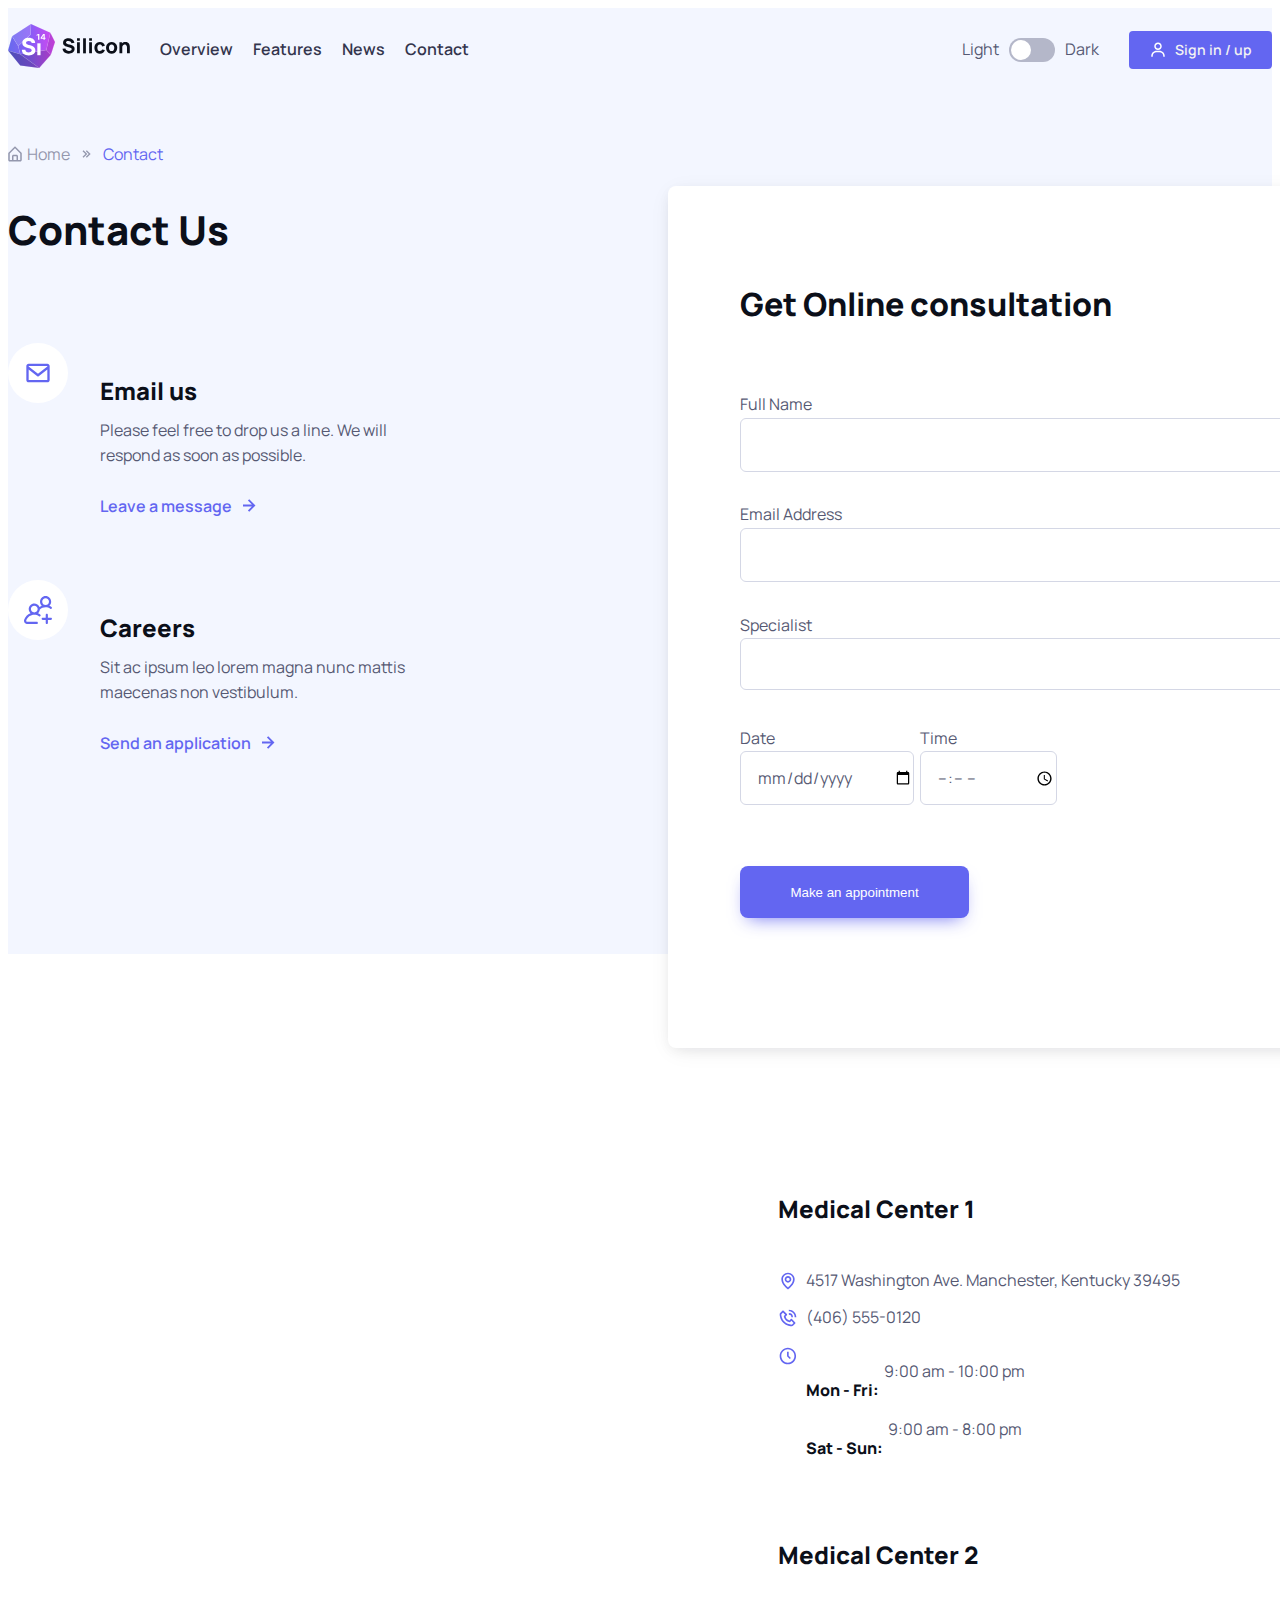
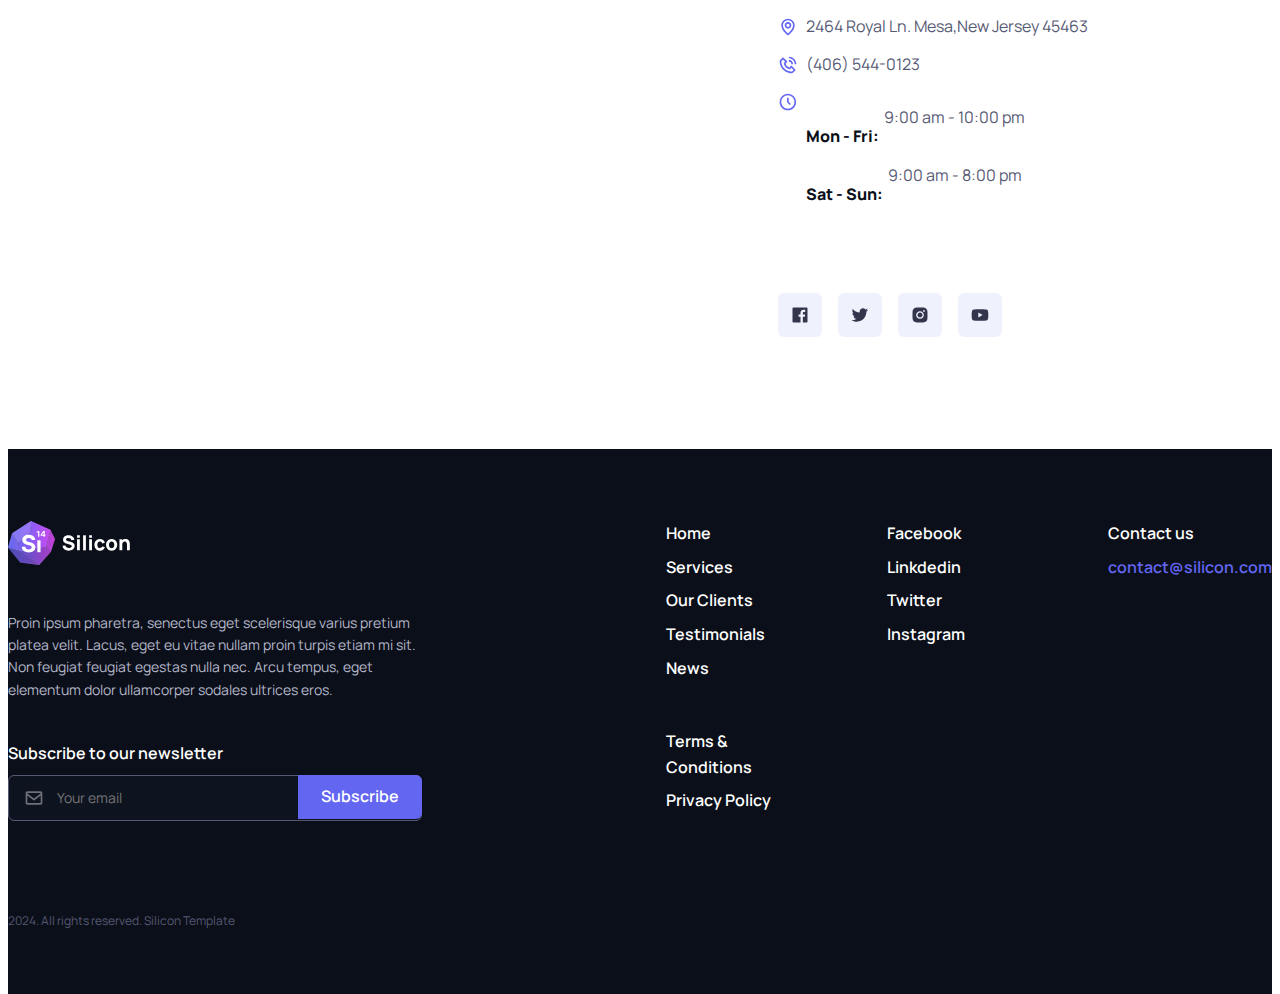
<file: contact.html>
<!DOCTYPE html>
<html lang="sv-se">
  <head>
    <meta charset="UTF-8" />
    <meta name="viewport" content="width=device-width, initial-scale=1.0" />
    <link
      href="https://cdn.jsdelivr.net/npm/bootstrap@5.3.2/dist/css/bootstrap.min.css"
      rel="stylesheet"
      integrity="sha384-T3c6CoIi6uLrA9TneNEoa7RxnatzjcDSCmG1MXxSR1GAsXEV/Dwwykc2MPK8M2HN"
      crossorigin="anonymous"
    />
    <script
      defer
      src="https://cdn.jsdelivr.net/npm/bootstrap@5.3.2/dist/js/bootstrap.bundle.min.js"
      integrity="sha384-C6RzsynM9kWDrMNeT87bh95OGNyZPhcTNXj1NW7RuBCsyN/o0jlpcV8Qyq46cDfL"
      crossorigin="anonymous"
    ></script>
    <script src="/js/script.js"></script>
    <link href="css/layout.min.css" rel="stylesheet" />
    <title></title>
  </head>
  <body>
    <div class="wrapper">
      <header id="contact-header">
        <div class="container">
          <a id="logo" href="home.html"
            ><img
              src="images/logo/silicon-logo-light_theme.svg"
              alt="silicon logotype"
          /></a>

          <nav id="menu">
            <div class="menu-links">
              <a class="nav-link" href="#showcase">Overview</a>
              <a class="nav-link" href="#features">Features</a>
              <a class="nav-link" href="news.html">News</a>
              <a class="nav-link" href="contact.html">Contact</a>
            </div>
          </nav>

          <div id="theme-mode">
            <div class="theme-switch-wrapper">
              <label for="theme-toggle-switch">Light</label>
              <label class="theme-switch" for="theme-toggle-switch">
                <input type="checkbox" id="theme-toggle-switch" />
                <div class="slider round"></div>
              </label>
              <label for="theme-toggle-switch">Dark</label>
            </div>
          </div>

          <a id="btn-account" class="btn btn-theme" href="#"
            ><img src="images/icons/login_user.svg" alt="user icon" /> Sign in /
            up</a
          >

          <button id="btn-menu" onclick="toggleMenu()">
            <i class="fa-regular fa-bars"></i>
          </button>
        </div>
      </header>
      <main>
        <!-- Contact us -->
        <section id="contact-us">
          <div class="container">
            <div class="full-section">
              <div class="breadcrumb">
                <a class="inactive" href="home.html">
                  <img src="images/icons/home-icon.svg" alt="home" />
                  Home
                </a>
                <img
                  src="images/icons/chevron-right-double.svg"
                  alt="double chevron"
                />
                <a href="contact.html"> Contact </a>
              </div>
              <h1>Contact Us</h1>
              <div class="quick-contact">
                <div class="contact-box">
                  <div class="icon-holder">
                    <img src="images/icons/icon_envelope.svg" alt="Email us" />
                  </div>
                  <div class="content">
                    <h4>Email us</h4>
                    Please feel free to drop us a line. We will respond as soon
                    as possible.
                    <a href="#"
                      >Leave a message
                      <img
                        src="images/icons/arrow_right.svg"
                        alt="Leave a message"
                      />
                    </a>
                  </div>
                </div>
                <div class="contact-box">
                  <div class="icon-holder">
                    <img src="images/icons/icon_careers.svg" alt="Careers" />
                  </div>
                  <div class="content">
                    <h4>Careers</h4>
                    Sit ac ipsum leo lorem magna nunc mattis maecenas non
                    vestibulum.
                    <a href="#"
                      >Send an application
                      <img
                        src="images/icons/arrow_right.svg"
                        alt="Send an application"
                      />
                    </a>
                  </div>
                </div>
              </div>
            </div>
            <div class="consultation">
              <h2>Get Online consultation</h2>
              <form
                novalidate="true"
                action=""
                onsubmit="contactFormHandler(event)"
              >
                <div class="input-group">
                  <label for="#name-field">Full Name</label>
                  <input name="fullName" type="text" id="name-field" />
                  <div class="info-label" id="full-name-info"></div>
                </div>
                <div class="input-group">
                  <label for="#email-field">Email Address</label>
                  <input name="email" type="text" id="email-field" />
                  <div class="info-label" id="email-info"></div>
                </div>

                <div class="input-group">
                  <label for="specialist-field">Specialist</label>
                  <select name="specialist" id="specialist-field">
                    <option value="" selected disabled></option>
                    <!-- Options will be populated here by the JavaScript -->
                  </select>
                  <div class="info-label" id="specialist-info"></div>
                </div>

                <div class="date-time-holder">
                  <div class="date-time">
                    <div class="input-group">
                      <label for="#date-field">Date</label>
                      <input
                        name="date"
                        id="date-field"
                        type="date"
                        id="date-field"
                      />
                    </div>
                    <div class="input-group">
                      <label for="#date-field">Time</label>
                      <input
                        name="time"
                        required="true"
                        type="time"
                        id="time-field"
                      />
                    </div>
                  </div>
                  <div class="info-label" id="date-time-info"></div>
                </div>
                <button type="submit">Make an appointment</button>
              </form>
            </div>
          </div>
        </section>

        <!-- Locations -->
        <section id="locations">
          <div class="container">
            <iframe
              class="map"
              src="https://www.google.com/maps/embed?pb=!1m14!1m12!1m3!1d2663.360765053499!2d24.111132696020984!3d56.9513168416462!2m3!1f0!2f0!3f0!3m2!1i1024!2i768!4f13.1!5e0!3m2!1sen!2sse!4v1710432864769!5m2!1sen!2sse"
              width="636"
              height="540"
              style="border: 0"
              allowfullscreen=""
              loading="lazy"
              referrerpolicy="no-referrer-when-downgrade"
            ></iframe>
            <div class="locations-holder">
              <div class="location">
                <h4>Medical Center 1</h4>
                <div class="content">
                  <img src="images/icons/pin-icon.svg" alt="Location pin" />
                  4517 Washington Ave. Manchester, Kentucky 39495
                </div>
                <div class="content">
                  <img src="images/icons/phone-icon.svg" alt="Phone number" />
                  (406) 555-0120
                </div>
                <div class="content">
                  <img src="images/icons/clock-icon.svg" alt="Business hours" />
                  <div class="business-hours">
                    <div>
                      <h6>Mon - Fri:</h6>
                      9:00 am - 10:00 pm
                    </div>
                    <div>
                      <h6>Sat - Sun:</h6>
                      9:00 am - 8:00 pm
                    </div>
                  </div>
                </div>
              </div>
              <div class="location">
                <h4>Medical Center 2</h4>
                <div class="content">
                  <img src="images/icons/pin-icon.svg" alt="Location pin" />
                  2464 Royal Ln. Mesa,New Jersey 45463
                </div>
                <div class="content">
                  <img src="images/icons/phone-icon.svg" alt="Phone number" />
                  (406) 544-0123
                </div>
                <div class="content">
                  <img src="images/icons/clock-icon.svg" alt="Business hours" />
                  <div class="business-hours">
                    <div>
                      <h6>Mon - Fri:</h6>
                      9:00 am - 10:00 pm
                    </div>
                    <div>
                      <h6>Sat - Sun:</h6>
                      9:00 am - 8:00 pm
                    </div>
                  </div>
                </div>
              </div>
              <div class="social-media">
                <a href="https://www.facebook.com/">
                  <img
                    src="images/icons/Social_media/facebook.svg"
                    alt="Facebook"
                  />
                </a>
                <a href="https://twitter.com/">
                  <img
                    src="images/icons/Social_media/twitter.svg"
                    alt="Twitter"
                  />
                </a>
                <a href="https://www.instagram.com/williamgross.jpg/">
                  <img
                    src="images/icons/Social_media/instagram.svg"
                    alt="Instagram"
                  />
                </a>
                <a href="https://www.youtube.com/">
                  <img
                    src="images/icons/Social_media/youtube.svg"
                    alt="Youtube"
                  />
                </a>
              </div>
            </div>
          </div>
        </section>
      </main>
      <footer id="contact-footer">
        <div class="container">
          <div class="content">
            <a class="logo" href="home.html"
              ><img
                src="images/logo/silicon-logo-dark_theme.svg"
                alt="silicon logotype"
            /></a>
            Proin ipsum pharetra, senectus eget scelerisque varius pretium
            platea velit. Lacus, eget eu vitae nullam proin turpis etiam mi sit.
            Non feugiat feugiat egestas nulla nec. Arcu tempus, eget elementum
            dolor ullamcorper sodales ultrices eros.

            <div class="newsletter">
              <form
                novalidate="true"
                action=""
                onsubmit="newsletterFormHandler(event)"
              >
                <div class="newsletter-box">
                  <label for="newsletter-email-field">Subscribe to our newsletter</label>
                  <div class="input-wrapper">
                    <input name="email" type="text" id="newsletter-email-field" placeholder="Your email" />
                    <img src="images/icons/icon_envelope_gray-600.svg" alt="Envelope" class="envelope-icon">
                  </div>
                  <div class="info-label" id="newsletter-email-info"></div>
                </div>
                <button>Subscribe</button>
              </form>
            </div>            

            <div class="legal">2024. All rights reserved. Silicon Template</div>
          </div>

          <div class="links">
            <div class="link-box">
              <a href="home.html">Home</a>
              <a href="home.html#features">Services</a>
              <a href="home.html#brands">Our Clients</a>
              <a href="home.html#testimonials">Testimonials</a>
              <a class="news" href="#">News</a>
              <a href="#">Terms & Conditions</a>
              <a href="#">Privacy Policy</a>
            </div>
            <div class="link-box">
              <a href="https://www.facebook.com/">Facebook</a>
              <a href="https://www.linkedin.com/">Linkdedin</a>
              <a href="https://twitter.com/">Twitter</a>
              <a href="https://www.instagram.com/williamgross.jpg/"
                >Instagram</a
              >
            </div>
            <div class="contact-us">
              Contact us
              <a href="#">contact@silicon.com</a>
            </div>
          </div>
        </div>
      </footer>
    </div>
    <script>
      const toggleMenu = () => {
        const element = document.getElementById("menu");
        if (element.style.display === "none") {
          element.style.display = "block";
          element.style.color = "#ffffff";
        } else {
          element.style.display = "none";
        }
      };

      document
        .getElementById("theme-toggle-switch")
        .addEventListener("change", function (event) {
          if (event.target.checked) {
            document.body.classList.add("dark-mode");
            document.body.classList.remove("light-mode");
          } else {
            document.body.classList.add("light-mode");
            document.body.classList.remove("dark-mode");
          }
        });
    </script>
  </body>
</html>
</file>
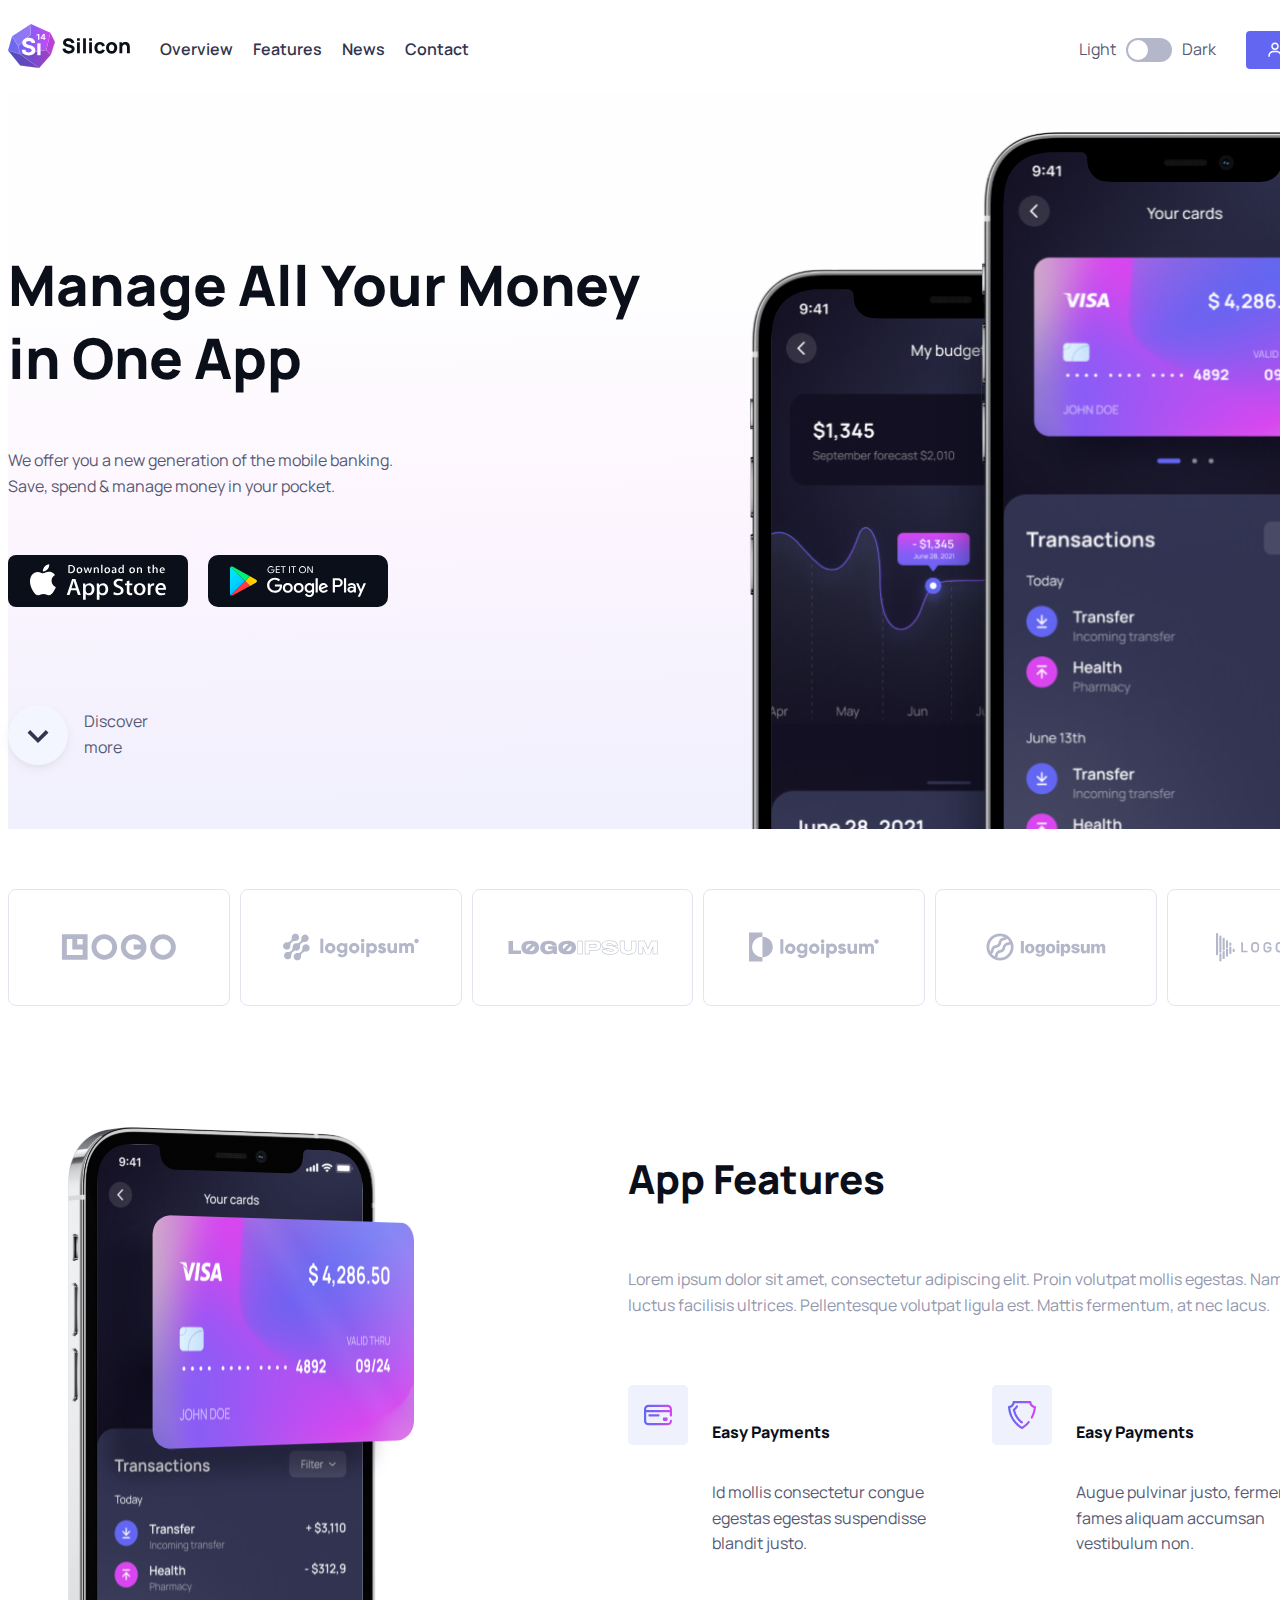
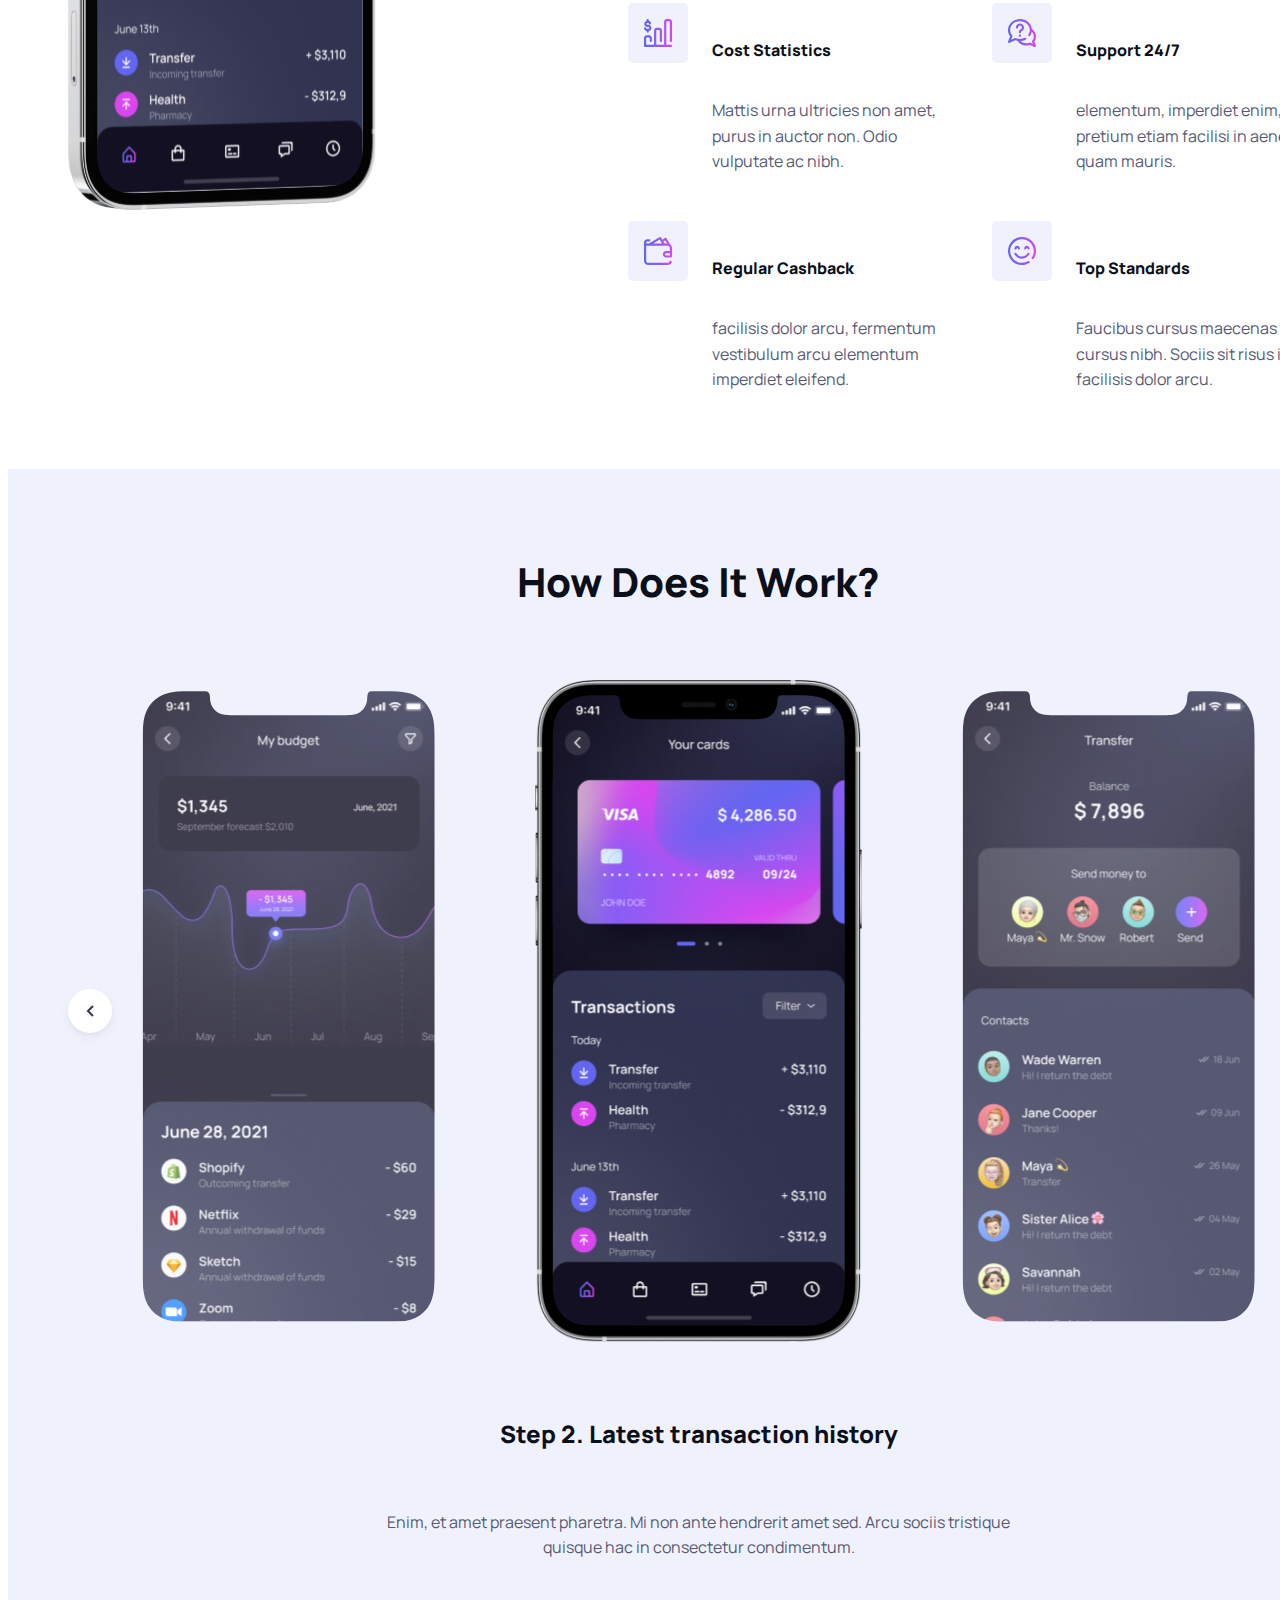
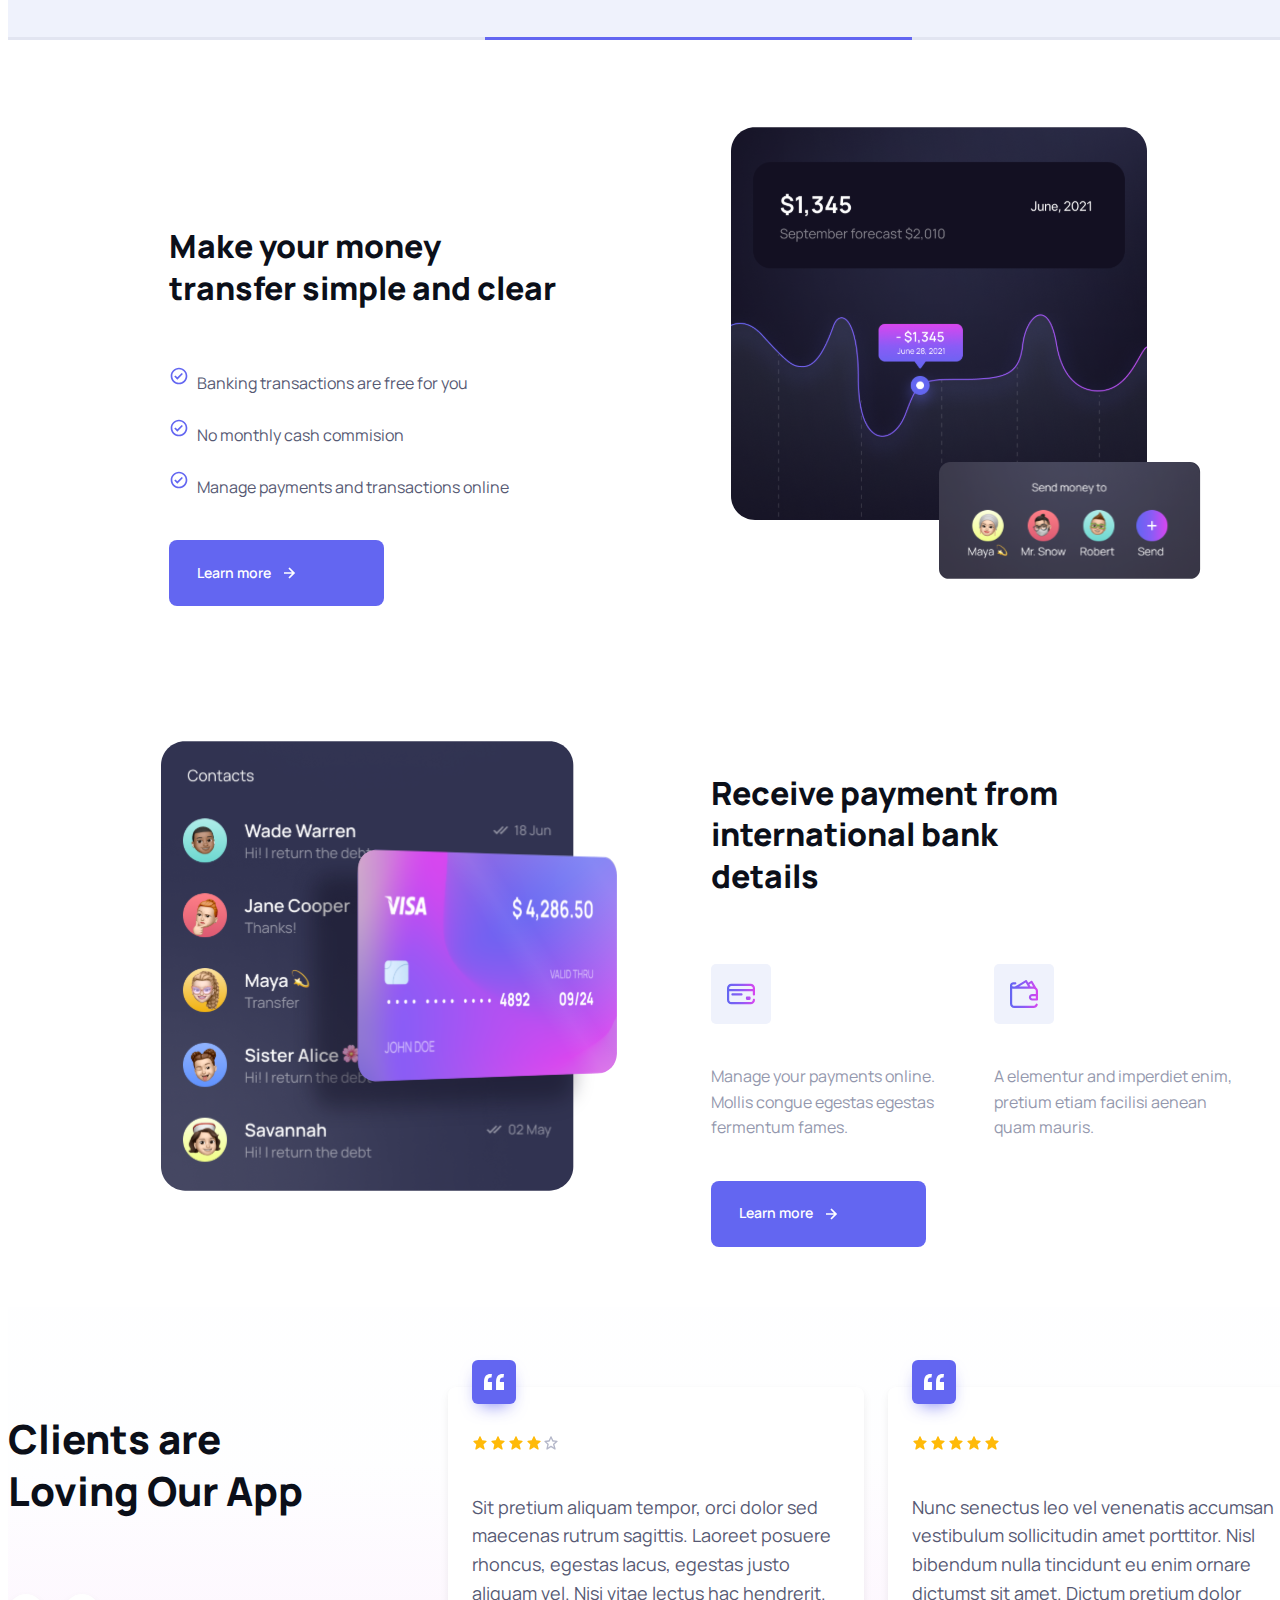
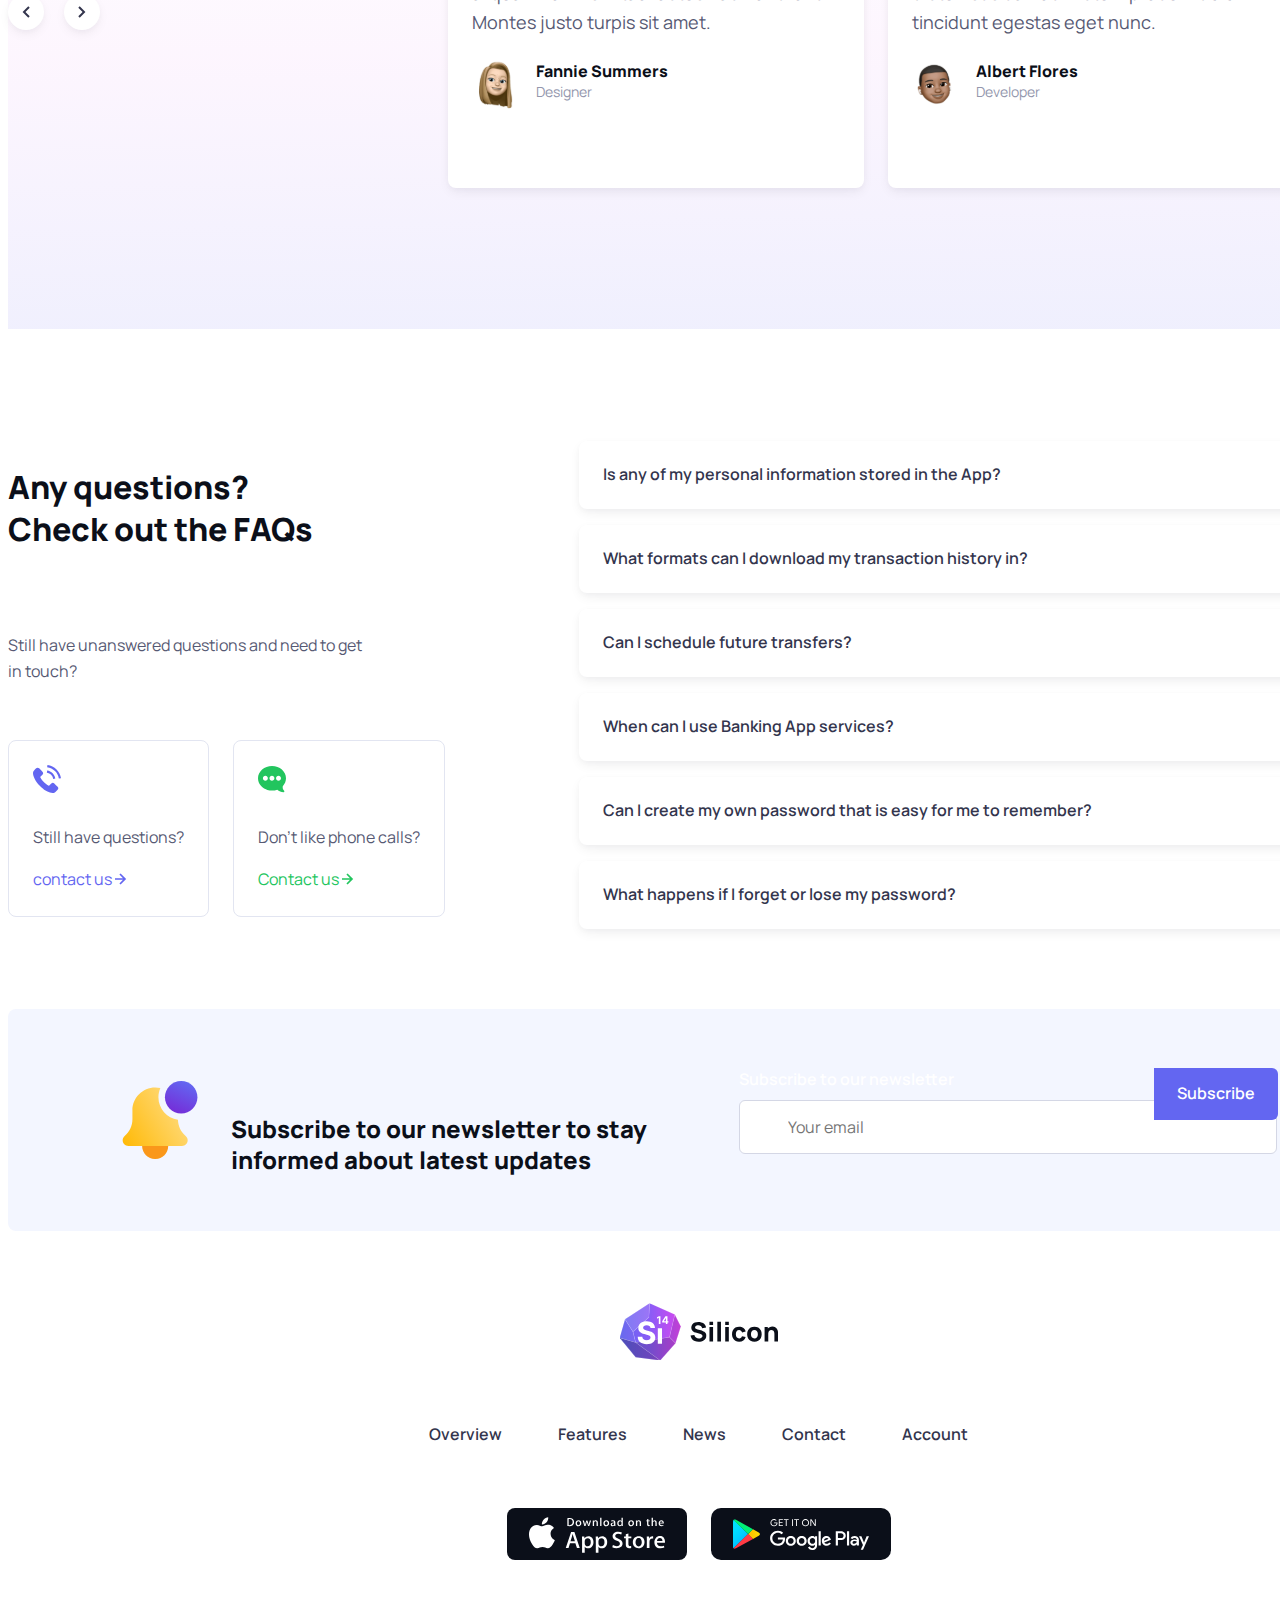
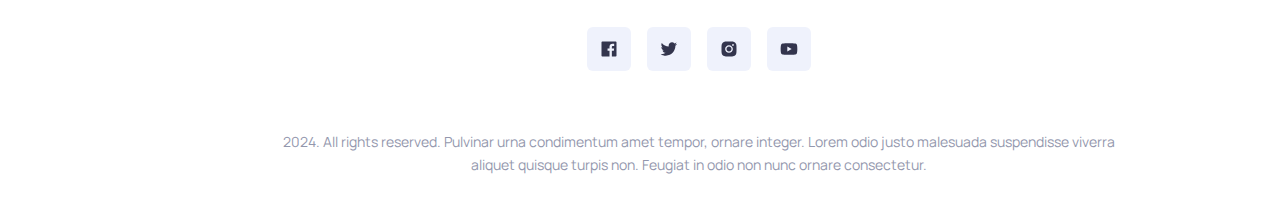
<file: home.html>
<!DOCTYPE html>
<html lang="sv-se">
  <head>
    <meta charset="UTF-8" />
    <meta name="viewport" content="width=device-width, initial-scale=1.0" />
    <link
      href="https://cdn.jsdelivr.net/npm/bootstrap@5.3.2/dist/css/bootstrap.min.css"
      rel="stylesheet"
      integrity="sha384-T3c6CoIi6uLrA9TneNEoa7RxnatzjcDSCmG1MXxSR1GAsXEV/Dwwykc2MPK8M2HN"
      crossorigin="anonymous"
    />
    <script
      defer
      src="https://cdn.jsdelivr.net/npm/bootstrap@5.3.2/dist/js/bootstrap.bundle.min.js"
      integrity="sha384-C6RzsynM9kWDrMNeT87bh95OGNyZPhcTNXj1NW7RuBCsyN/o0jlpcV8Qyq46cDfL"
      crossorigin="anonymous"
    ></script>
    <script src="/js/script.js"></script>
    <link href="css/layout.min.css" rel="stylesheet" />
    <title></title>
  </head>
  <body>
    <div class="wrapper">
      <header id="home-header">
        <div class="container">
          <a id="logo" href="home.html"
            ><img
              src="images/logo/silicon-logo-light_theme.svg"
              alt="silicon logotype"
          /></a>

          <nav id="menu">
            <div class="menu-links">
              <a class="nav-link" href="#showcase">Overview</a>
              <a class="nav-link" href="#features">Features</a>
              <a class="nav-link" href="#">News</a>
              <a class="nav-link" href="contact.html">Contact</a>
            </div>
          </nav>

          <div id="theme-mode">
            <div class="theme-switch-wrapper">
              <label for="theme-toggle-switch">Light</label>
              <label class="theme-switch" for="theme-toggle-switch">
                <input type="checkbox" id="theme-toggle-switch" />
                <div class="slider round"></div>
              </label>
              <label for="theme-toggle-switch">Dark</label>
            </div>
          </div>

          <a id="btn-account" class="btn btn-theme" href="#"
            ><img src="images/icons/login_user.svg" alt="user icon" /> Sign in /
            up</a
          >

          <button id="btn-menu" onclick="toggleMenu()">
            <i class="fa-regular fa-bars"></i>
          </button>
        </div>
      </header>
      <main>
        <!-- showcase -->
        <section id="showcase">
          <div class="container">
            <div class="content">
              <h1>Manage All Your Money in One App</h1>
              <p>
                We offer you a new generation of the mobile banking. Save, spend
                & manage money in your pocket.
              </p>

              <div class="download-app">
                <a class="download-btn" href="https://www.apple.com/app-store/"
                  ><img src="images/appstore.svg" alt="Download on Appstore"
                /></a>
                <a
                  class="download-btn"
                  href="https://play.google.com/store/games?hl=en&gl=US&pli=1"
                  ><img
                    src="images/googleplay.svg"
                    alt="Download on Google Play"
                /></a>
              </div>

              <a class="more" href="#features">
                <div class="arrow-button">
                  <img src="images/icons/chevron-down.svg" alt="open section" />
                </div>
                Discover more</a
              >
            </div>
            <img
              id="showcase-image"
              src="images/showcase-mobiles.svg"
              alt="two mobile phones"
            />
          </div>
        </section>

        <!-- brands -->
        <section id="brands">
          <div class="container">
            <div class="brand-box">
              <img src="images/brands/brand_1.svg" alt="brand 1" />
            </div>
            <div class="brand-box">
              <img src="images/brands/brand_2.svg" alt="brand 2" />
            </div>
            <div class="brand-box">
              <img src="images/brands/brand_3.svg" alt="brand 3" />
            </div>
            <div class="brand-box">
              <img src="images/brands/brand_4.svg" alt="brand 4" />
            </div>
            <div class="brand-box">
              <img src="images/brands/brand_5.svg" alt="brand 5" />
            </div>
            <div class="brand-box">
              <img src="images/brands/brand_6.svg" alt="brand 6" />
            </div>
          </div>
        </section>

        <!-- features -->
        <section id="features">
          <div class="container">
            <div>
              <img src="images/mobile-appfeatures.svg" alt="mobile_features" />
            </div>
            <div class="content">
              <h1>App Features</h1>
              <p class="text">
                Lorem ipsum dolor sit amet, consectetur adipiscing elit. Proin
                volutpat mollis egestas. Nam luctus facilisis ultrices.
                Pellentesque volutpat ligula est. Mattis fermentum, at nec
                lacus.
              </p>
              <div class="feature-holder">
                <div class="feature-box">
                  <div class="icon-holder">
                    <img src="images/icons/feature_1.svg" alt="feature 1" />
                  </div>

                  <div class="feature-text">
                    <h6>Easy Payments</h6>
                    <p>
                      Id mollis consectetur congue egestas egestas suspendisse
                      blandit justo.
                    </p>
                  </div>
                </div>
                <div class="feature-box">
                  <div class="icon-holder">
                    <img src="images/icons/feature_2.svg" alt="feature 2" />
                  </div>

                  <div class="feature-text">
                    <h6>Easy Payments</h6>
                    <p>
                      Augue pulvinar justo, fermentum fames aliquam accumsan
                      vestibulum non.
                    </p>
                  </div>
                </div>
                <div class="feature-box">
                  <div class="icon-holder">
                    <img src="images/icons/feature_3.svg" alt="feature 3" />
                  </div>

                  <div class="feature-text">
                    <h6>Cost Statistics</h6>
                    <p>
                      Mattis urna ultricies non amet, purus in auctor non. Odio
                      vulputate ac nibh.
                    </p>
                  </div>
                </div>

                <div class="feature-box">
                  <div class="icon-holder">
                    <img src="images/icons/feature_4.svg" alt="feature 4" />
                  </div>

                  <div class="feature-text">
                    <h6>Support 24/7</h6>
                    <p>
                      elementum, imperdiet enim, pretium etiam facilisi in
                      aenean quam mauris.
                    </p>
                  </div>
                </div>

                <div class="feature-box">
                  <div class="icon-holder">
                    <img src="images/icons/feature_5.svg" alt="feature 5" />
                  </div>

                  <div class="feature-text">
                    <h6>Regular Cashback</h6>
                    <p>
                      facilisis dolor arcu, fermentum vestibulum arcu elementum
                      imperdiet eleifend.
                    </p>
                  </div>
                </div>

                <div class="feature-box">
                  <div class="icon-holder">
                    <img src="images/icons/feature_6.svg" alt="feature 6" />
                  </div>

                  <div class="feature-text">
                    <h6>Top Standards</h6>
                    <p>
                      Faucibus cursus maecenas lorem cursus nibh. Sociis sit
                      risus id. Sit facilisis dolor arcu.
                    </p>
                  </div>
                </div>
              </div>
            </div>
          </div>
        </section>

        <!-- how does it work -->
        <section id="how-to">
          <div class="container">
            <h1 class="heading">How Does It Work?</h1>
            <div class="carousel">
              <button class="button">
                <img src="images/icons/chevron_left.svg" alt="left arrow" />
              </button>
              <div class="deselected-phone">
                <img src="images/mobile-howdoesitwork_1.svg" alt="how-to 1" />
              </div>
              <div class="selected-phone">
                <img
                  class="phone-image"
                  src="images/iphone_12.svg"
                  alt="iPhone 12"
                />
                <img
                  class="phone-screen"
                  src="images/mobile-howdoesitwork_2.svg"
                  alt="how-to 2"
                />
              </div>
              <div class="deselected-phone">
                <img src="images/mobile-howdoesitwork_3.svg" alt="how-to 3" />
              </div>
              <button class="button">
                <img src="images/icons/chevron_right.svg" alt="right arrow" />
              </button>
            </div>
            <div class="steps">
              <h4>Step 2. Latest transaction history</h4>
              <p class="text">
                Enim, et amet praesent pharetra. Mi non ante hendrerit amet sed.
                Arcu sociis tristique quisque hac in consectetur condimentum.
              </p>
            </div>
          </div>
          <div class="progress">
            <div class="bar"></div>
          </div>
        </section>

        <!-- features two: electric boogaloo -->
        <section id="features-2">
          <div class="container">
            <div class="top">
              <div class="content">
                <h2>Make your money transfer simple and clear</h2>
                <div class="line-holder">
                  <div class="line">
                    <img
                      src="images/icons/bx-check-circle.svg"
                      alt="checkmark"
                    />
                    <p>Banking transactions are free for you</p>
                  </div>
                  <div class="line">
                    <img
                      src="images/icons/bx-check-circle.svg"
                      alt="checkmark"
                    />
                    <p>No monthly cash commision</p>
                  </div>
                  <div class="line">
                    <img
                      src="images/icons/bx-check-circle.svg"
                      alt="checkmark"
                    />
                    <p>Manage payments and transactions online</p>
                  </div>
                </div>
                <a class="learn-more-btn" href="#">
                  Learn more
                  <img src="images/icons/icon-r.svg" alt="Right arrow"
                /></a>
              </div>
              <img src="images/features/feature-1.svg" alt="" />
            </div>
            <div class="bottom">
              <img src="images/features/feature-2.svg" alt="" />
              <div class="content">
                <h2>Receive payment from international bank details</h2>
                <div class="feature-holder">
                  <div class="feature-box">
                    <div class="icon-holder">
                      <img src="images/icons/feature_1.svg" alt="feature 1" />
                    </div>
                    <p>
                      Manage your payments online. Mollis congue egestas egestas
                      fermentum fames.
                    </p>
                  </div>
                  <div class="feature-box">
                    <div class="icon-holder">
                      <img src="images/icons/feature_5.svg" alt="feature 5" />
                    </div>
                    <p>
                      A elementur and imperdiet enim, pretium etiam facilisi
                      aenean quam mauris.
                    </p>
                  </div>
                </div>
                <a class="learn-more-btn" href="#">
                  Learn more
                  <img src="images/icons/icon-r.svg" alt="Right arrow"
                /></a>
              </div>
            </div>
          </div>
        </section>

        <!-- testimonials -->
        <section id="testimonials">
          <div class="container">
            <div class="left-side">
              <h1>Clients are Loving Our App</h1>
              <div class="arrow-buttons">
                <button class="button">
                  <img src="images/icons/chevron_left.svg" alt="left arrow" />
                </button>
                <button class="button">
                  <img src="images/icons/chevron_right.svg" alt="right arrow" />
                </button>
              </div>
            </div>
            <div class="right-side">
              <div class="quote-box">
                <div class="rating-box">
                  <img src="images/icons/star_yellow.svg" alt="yellow star" />
                  <img src="images/icons/star_yellow.svg" alt="yellow star" />
                  <img src="images/icons/star_yellow.svg" alt="yellow star" />
                  <img src="images/icons/star_yellow.svg" alt="yellow star" />
                  <img src="images/icons/star_gray.svg" alt="gray star" />
                </div>
                <p class="quote">
                  Sit pretium aliquam tempor, orci dolor sed maecenas rutrum
                  sagittis. Laoreet posuere rhoncus, egestas lacus, egestas
                  justo aliquam vel. Nisi vitae lectus hac hendrerit. Montes
                  justo turpis sit amet.
                </p>
                <div class="user">
                  <img src="images/icons/user_1.svg" alt="user 1" />
                  <div class="user-info">
                    <h6>Fannie Summers</h6>
                    <p>Designer</p>
                  </div>
                </div>
                <div class="quote-icon">
                  <img src="images/icons/quote.svg" alt="quotation marks" />
                </div>
              </div>
              <div class="quote-box">
                <div class="rating-box">
                  <img src="images/icons/star_yellow.svg" alt="yellow star" />
                  <img src="images/icons/star_yellow.svg" alt="yellow star" />
                  <img src="images/icons/star_yellow.svg" alt="yellow star" />
                  <img src="images/icons/star_yellow.svg" alt="yellow star" />
                  <img src="images/icons/star_yellow.svg" alt="yellow star" />
                </div>
                <p class="quote">
                  Nunc senectus leo vel venenatis accumsan vestibulum
                  sollicitudin amet porttitor. Nisl bibendum nulla tincidunt eu
                  enim ornare dictumst sit amet. Dictum pretium dolor tincidunt
                  egestas eget nunc.
                </p>
                <div class="user">
                  <img src="images/icons/user_2.svg" alt="user 2" />
                  <div class="user-info">
                    <h6>Albert Flores</h6>
                    <p>Developer</p>
                  </div>
                </div>
                <div class="quote-icon">
                  <img src="images/icons/quote.svg" alt="quotation marks" />
                </div>
              </div>
            </div>
          </div>
        </section>

        <!-- faq -->
        <section id="faq">
          <div class="container">
            <div class="left-side">
              <h2>Any questions? Check out the FAQs</h2>
              <p>Still have unanswered questions and need to get in touch?</p>
              <div class="contact-box">
                <div class="call-box">
                  <img src="images/icons/call.svg" alt="Call us" />
                  <p>Still have questions?</p>
                  <a href="contact.html">
                    contact us
                    <img
                      src="images/icons/primary_arrow.svg"
                      alt="call button"
                    />
                  </a>
                </div>
                <div class="chat-box">
                  <img src="images/icons/chat.svg" alt="chat with us" />
                  <p>Don't like phone calls?</p>
                  <a href="contact.html">
                    Contact us
                    <img src="images/icons/green_arrow.svg" alt="chat button" />
                  </a>
                </div>
              </div>
            </div>

            <div class="accordion">
              <div class="accordion-box">
                <input
                  type="checkbox"
                  id="accordion-toggle-1"
                  class="toggle"
                  hidden
                />
                <label for="accordion-toggle-1" class="title">
                  Is any of my personal information stored in the App?
                  <div class="arrow-button">
                    <div class="inactive">
                      <img
                        src="images/icons/chevron-down.svg"
                        alt="open section"
                      />
                    </div>
                    <div class="active">
                      <img
                        src="images/icons/chevron-up.svg"
                        alt="close section"
                      />
                    </div>
                  </div>
                </label>
                <p class="content">
                  Yes, all of it. It will be sold to the higherst bidder.
                  gravida tincidunt eu, tempor ullamcorper. Viverra aliquam
                  arcu, viverra et, cursus. Aliquet pretium cursus adipiscing
                  gravida et consequat lobortis arcu velit. Nibh pharetra
                  fermentum duis accumsan lectus non. Massa cursus molestie
                  lorem scelerisque pellentesque. Nisi, enim, arcu purus gravida
                  adipiscing euismod montes, duis egestas. Vehicula eu etiam
                  quam tristique tincidunt suspendisse ut consequat.
                </p>
              </div>
              <div class="accordion-box">
                <input
                  type="checkbox"
                  id="accordion-toggle-2"
                  class="toggle"
                  hidden
                />
                <label for="accordion-toggle-2" class="title">
                  What formats can I download my transaction history in?
                  <div class="arrow-button">
                    <div class="inactive">
                      <img
                        src="images/icons/chevron-down.svg"
                        alt="open section"
                      />
                    </div>
                    <div class="active">
                      <img
                        src="images/icons/chevron-up.svg"
                        alt="close section"
                      />
                    </div>
                  </div>
                </label>
                <p class="content">
                  MP3, WAV, MOV, MP4 and JSON. Massa cursus molestie lorem
                  scelerisque pellentesque. Nisi, enim, arcu purus gravida
                  adipiscing euismod montes, duis egestas. Vehicula eu etiam
                  quam tristique tincidunt suspendisse ut consequat.
                </p>
              </div>
              <div class="accordion-box">
                <input
                  type="checkbox"
                  id="accordion-toggle-3"
                  class="toggle"
                  hidden
                />
                <label for="accordion-toggle-3" class="title">
                  Can I schedule future transfers?
                  <div class="arrow-button">
                    <div class="inactive">
                      <img
                        src="images/icons/chevron-down.svg"
                        alt="open section"
                      />
                    </div>
                    <div class="active">
                      <img
                        src="images/icons/chevron-up.svg"
                        alt="close section"
                      />
                    </div>
                  </div>
                </label>
                <p class="content">
                  Nunc duis id aenean gravida tincidunt eu, tempor ullamcorper.
                  Viverra aliquam arcu, viverra et, cursus. Aliquet pretium
                  cursus adipiscing gravida et consequat lobortis arcu velit.
                  Nibh pharetra fermentum duis accumsan lectus non. Massa cursus
                  molestie lorem scelerisque pellentesque. Nisi, enim, arcu
                  purus gravida adipiscing euismod montes, duis egestas.
                  Vehicula eu etiam quam tristique tincidunt suspendisse ut
                  consequat.
                </p>
              </div>
              <div class="accordion-box">
                <input
                  type="checkbox"
                  id="accordion-toggle-4"
                  class="toggle"
                  hidden
                />
                <label for="accordion-toggle-4" class="title">
                  When can I use Banking App services?
                  <div class="arrow-button">
                    <div class="inactive">
                      <img
                        src="images/icons/chevron-down.svg"
                        alt="open section"
                      />
                    </div>
                    <div class="active">
                      <img
                        src="images/icons/chevron-up.svg"
                        alt="close section"
                      />
                    </div>
                  </div>
                </label>
                <p class="content">
                  Alternating tuesdays between 4 pm and 4.45 pm. Aliquet pretium
                  cursus adipiscing gravida et consequat lobortis arcu velit.
                  Nibh pharetra fermentum duis accumsan lectus non. Massa cursus
                  molestie lorem scelerisque pellentesque. Nisi, enim, arcu
                  purus gravida adipiscing euismod montes, duis egestas.
                  Vehicula eu etiam quam tristique tincidunt suspendisse ut
                  consequat.
                </p>
              </div>
              <div class="accordion-box">
                <input
                  type="checkbox"
                  id="accordion-toggle-5"
                  class="toggle"
                  hidden
                />
                <label for="accordion-toggle-5" class="title">
                  Can I create my own password that is easy for me to remember?
                  <div class="arrow-button">
                    <div class="inactive">
                      <img
                        src="images/icons/chevron-down.svg"
                        alt="open section"
                      />
                    </div>
                    <div class="active">
                      <img
                        src="images/icons/chevron-up.svg"
                        alt="close section"
                      />
                    </div>
                  </div>
                </label>
                <p class="content">
                  You can, but we won't tell you how. Nibh pharetra fermentum
                  duis accumsan lectus non. Massa cursus molestie lorem
                  scelerisque pellentesque. Nisi, enim, arcu purus gravida
                  adipiscing euismod montes, duis egestas. Vehicula eu etiam
                  quam tristique tincidunt suspendisse ut consequat.
                </p>
              </div>
              <div class="accordion-box">
                <input
                  type="checkbox"
                  id="accordion-toggle-6"
                  class="toggle"
                  hidden
                />
                <label for="accordion-toggle-6" class="title">
                  What happens if I forget or lose my password?
                  <div class="arrow-button">
                    <div class="inactive">
                      <img
                        src="images/icons/chevron-down.svg"
                        alt="open section"
                      />
                    </div>
                    <div class="active">
                      <img
                        src="images/icons/chevron-up.svg"
                        alt="close section"
                      />
                    </div>
                  </div>
                </label>
                <p class="content">
                  Your money is now our money, thank you :&#41; Viverra aliquam
                  arcu, viverra et, cursus. Aliquet pretium cursus adipiscing
                  gravida et consequat lobortis arcu velit. Nibh pharetra
                  fermentum duis accumsan lectus non. Massa cursus molestie
                  lorem scelerisque pellentesque. Vehicula eu etiam quam
                  tristique tincidunt suspendisse ut consequat.
                </p>
              </div>
            </div>
          </div>
        </section>

        <!-- subscribe -->
        <section id="subscribe">
          <div class="container">
            <div class="title-bar">
              <img src="images/icons/bell-icon.svg" alt="bell icon" />
              <h4>
                Subscribe to our newsletter to stay informed about latest
                updates
              </h4>
            </div>
            <div class="newsletter">
              <form
                novalidate="true"
                action=""
                onsubmit="newsletterFormHandler(event)"
              >
                <div class="newsletter-box">
                  <label for="newsletter-email-field">Subscribe to our newsletter</label>
                  <div class="input-wrapper">
                    <input name="email" type="text" id="newsletter-email-field" placeholder="Your email" />
                    <img src="images/icons/icon_envelope_gray-600.svg" alt="Envelope" class="envelope-icon">
                  </div>
                  <div class="info-label" id="newsletter-email-info"></div>
                </div>
                <button>Subscribe</button>
              </form>
            </div>    
          </div>
        </section>
      </main>
      <footer id="home-footer">
        <div class="container">
          <a class="logo" href="home.html"
            ><img
              src="images/logo/silicon-logo-light_theme.svg"
              alt="silicon logotype"
          /></a>
          <div class="menu-links">
            <a class="nav-link" href="#showcase">Overview</a>
            <a class="nav-link" href="#features">Features</a>
            <a class="nav-link" href="#">News</a>
            <a class="nav-link" href="contact.html">Contact</a>
            <a class="nav-link" href="#">Account</a>
          </div>
          <div class="download-app">
            <a href="https://www.apple.com/app-store/"
              ><img src="images/appstore.svg" alt="Download on Appstore"
            /></a>
            <a href="https://play.google.com/store/games?hl=en&gl=US&pli=1"
              ><img src="images/googleplay.svg" alt="Download on Google Play"
            /></a>
          </div>
          <div class="social-media">
            <a href="http://facebook.com">
              <img
                src="images/icons/Social_media/facebook.svg"
                alt="facebook"
              />
            </a>
            <a href="http://twitter.com">
              <img src="images/icons/Social_media/twitter.svg" alt="twitter" />
            </a>
            <a href="https://www.instagram.com/williamgross.jpg/">
              <img
                src="images/icons/Social_media/instagram.svg"
                alt="instagram"
              />
            </a>
            <a href="http://youtube.com">
              <img src="images/icons/Social_media/youtube.svg" alt="youtube" />
            </a>
          </div>
          <div class="legal">
            2024. All rights reserved. Pulvinar urna condimentum amet tempor,
            ornare integer. Lorem odio justo malesuada suspendisse viverra
            aliquet quisque turpis non. Feugiat in odio non nunc ornare
            consectetur.
          </div>
        </div>
      </footer>
    </div>
    <script>
      const toggleMenu = () => {
        const element = document.getElementById("menu");
        if (element.style.display === "none") {
          element.style.display = "block";
          element.style.color = "#ffffff";
        } else {
          element.style.display = "none";
        }
      };

      document
        .getElementById("theme-toggle-switch")
        .addEventListener("change", function (event) {
          if (event.target.checked) {
            document.body.classList.add("dark-mode");
            document.body.classList.remove("light-mode");
          } else {
            document.body.classList.add("light-mode");
            document.body.classList.remove("dark-mode");
          }
        });
    </script>
  </body>
</html>
</file>
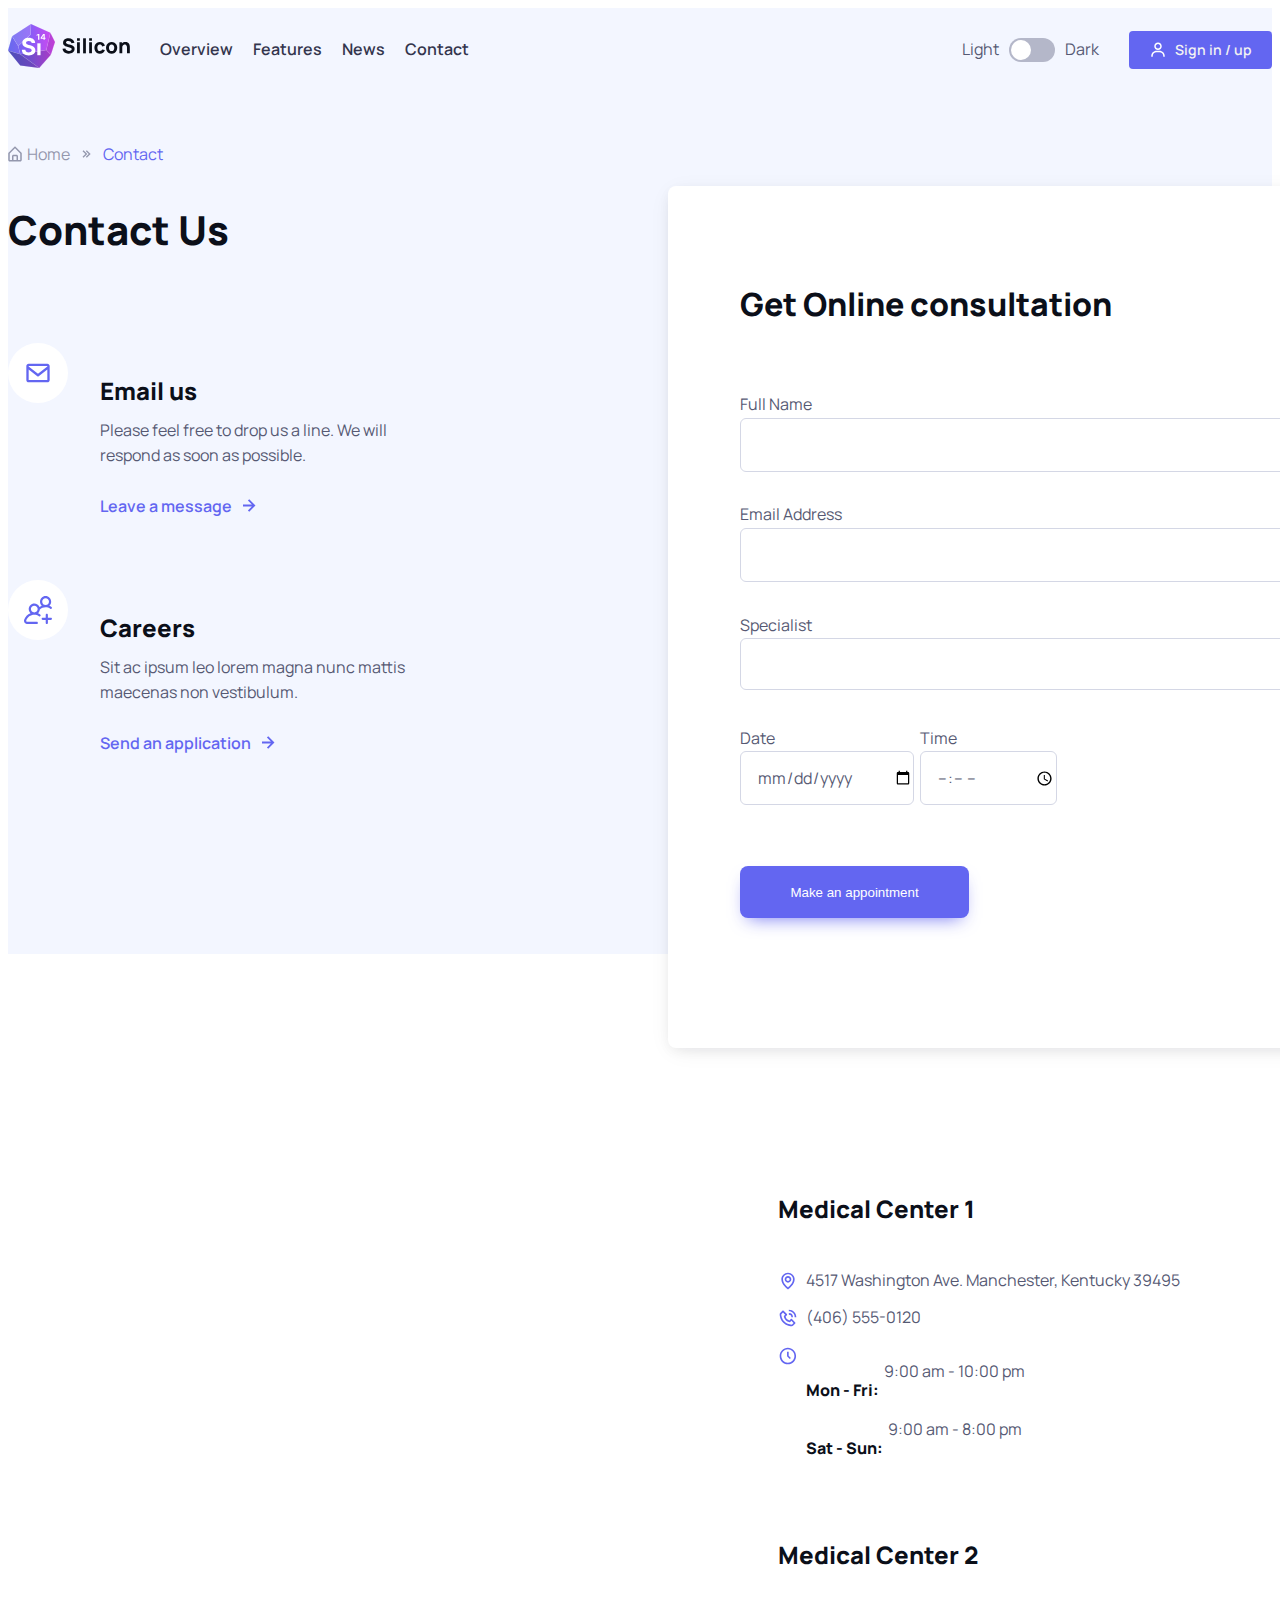
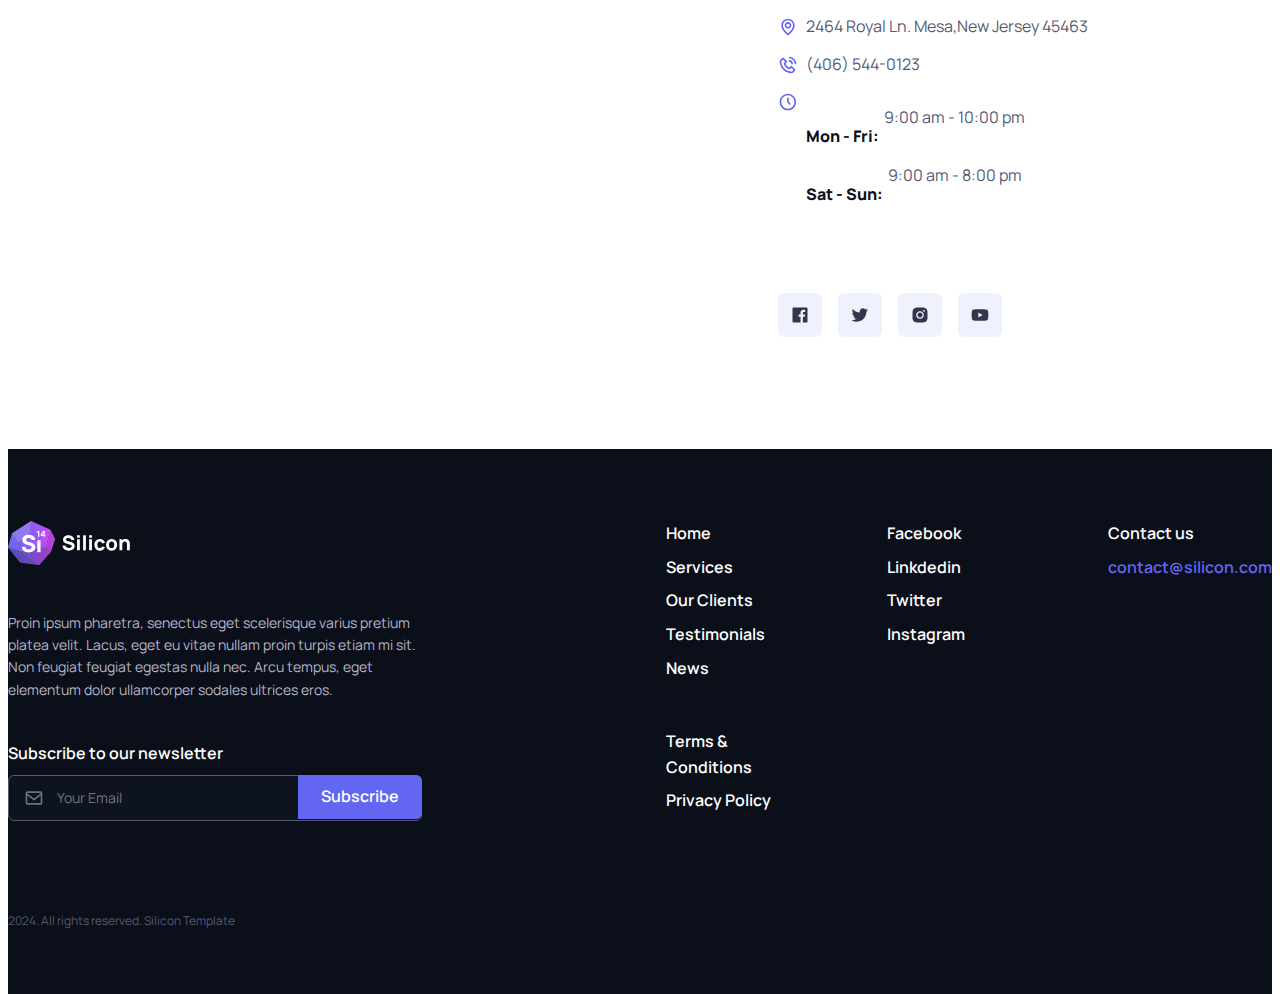
<file: silicon-contact.html>
<!DOCTYPE html>
<html lang="sv-se">
  <head>
    <meta charset="UTF-8" />
    <meta name="viewport" content="width=device-width, initial-scale=1.0" />
    <link
      href="https://cdn.jsdelivr.net/npm/bootstrap@5.3.2/dist/css/bootstrap.min.css"
      rel="stylesheet"
      integrity="sha384-T3c6CoIi6uLrA9TneNEoa7RxnatzjcDSCmG1MXxSR1GAsXEV/Dwwykc2MPK8M2HN"
      crossorigin="anonymous"
    />
    <script
      defer
      src="https://cdn.jsdelivr.net/npm/bootstrap@5.3.2/dist/js/bootstrap.bundle.min.js"
      integrity="sha384-C6RzsynM9kWDrMNeT87bh95OGNyZPhcTNXj1NW7RuBCsyN/o0jlpcV8Qyq46cDfL"
      crossorigin="anonymous"
    ></script>
    <script src="/js/consultation.js"></script>
    <script src="/js/newsletter.js"></script>
    <link href="css/layout.min.css" rel="stylesheet" />
    <title>Silicon</title>
    <meta name="author" content="William Gross" />
    <link rel="icon" type="image/x-icon" href="images/favicon/favicon.ico" />
  </head>
  <body>
    <div class="wrapper">
      <header id="contact-header">
        <div class="container">
          <a id="logo" href="silicon-home.html"
            ><img
              src="images/logo/silicon-logo-light_theme.svg"
              alt="silicon logotype"
          /></a>

          <nav id="menu">
            <div class="menu-links">
              <a class="nav-link" href="silicon-home.html#showcase">Overview</a>
              <a class="nav-link" href="silicon-home.html#features">Features</a>
              <a class="nav-link" href="silicon-home.html#">News</a>
              <a class="nav-link" href="silicon-contact.html">Contact</a>
            </div>
          </nav>

          <div id="theme-mode">
            <div class="theme-switch-wrapper">
              <label for="theme-toggle-switch">Light</label>
              <label class="theme-switch" for="theme-toggle-switch">
                <input type="checkbox" id="theme-toggle-switch" />
                <div class="slider round"></div>
              </label>
              <label for="theme-toggle-switch">Dark</label>
            </div>
          </div>

          <a id="btn-account" class="btn btn-theme" href="#"
            ><img src="images/icons/login_user.svg" alt="user icon" /> Sign in /
            up</a
          >

          <button id="btn-menu" onclick="toggleMenu()">
            <i class="fa-regular fa-bars"></i>
          </button>
        </div>
      </header>
      <main>
        <!-- Contact us -->
        <section id="contact-us">
          <div class="container">
            <div class="full-section">
              <div class="breadcrumb">
                <a class="inactive" href="silicon-home.html">
                  <img src="images/icons/home-icon.svg" alt="home" />
                  Home
                </a>
                <img
                  src="images/icons/chevron-right-double.svg"
                  alt="double chevron"
                />
                <a href="silicon-contact.html"> Contact </a>
              </div>
              <h1>Contact Us</h1>
              <div class="quick-contact">
                <div class="contact-box">
                  <div class="icon-holder">
                    <img src="images/icons/icon_envelope.svg" alt="Email us" />
                  </div>
                  <div class="content">
                    <h4>Email us</h4>
                    Please feel free to drop us a line. We will respond as soon
                    as possible.
                    <a href="#"
                      >Leave a message
                      <img
                        src="images/icons/arrow_right.svg"
                        alt="Leave a message"
                      />
                    </a>
                  </div>
                </div>
                <div class="contact-box">
                  <div class="icon-holder">
                    <img src="images/icons/icon_careers.svg" alt="Careers" />
                  </div>
                  <div class="content">
                    <h4>Careers</h4>
                    Sit ac ipsum leo lorem magna nunc mattis maecenas non
                    vestibulum.
                    <a href="#"
                      >Send an application
                      <img
                        src="images/icons/arrow_right.svg"
                        alt="Send an application"
                      />
                    </a>
                  </div>
                </div>
              </div>
            </div>
            <div class="consultation">
              <h2>Get Online consultation</h2>
              <form
                novalidate="true"
                action=""
                onsubmit="contactFormHandler(event)"
              >
                <div class="input-group">
                  <label for="#name-field">Full Name</label>
                  <input name="fullName" type="text" id="name-field" />
                  <div class="info-label" id="full-name-info"></div>
                </div>
                <div class="input-group">
                  <label for="#email-field">Email Address</label>
                  <input name="email" type="text" id="email-field" />
                  <div class="info-label" id="email-info"></div>
                </div>

                <div class="input-group">
                  <label for="specialist-field">Specialist</label>
                  <select name="specialist" id="specialist-field">
                    <option value="" selected disabled></option>
                    <!-- Options will be populated here by the JavaScript -->
                  </select>
                  <div class="info-label" id="specialist-info"></div>
                </div>

                <div class="date-time-holder">
                  <div class="date-time">
                    <div class="input-group">
                      <label for="#date-field">Date</label>
                      <input
                        name="date"
                        id="date-field"
                        type="date"
                        id="date-field"
                      />
                    </div>
                    <div class="input-group">
                      <label for="#date-field">Time</label>
                      <input
                        name="time"
                        required="true"
                        type="time"
                        id="time-field"
                      />
                    </div>
                  </div>
                  <div class="info-label" id="date-time-info"></div>
                </div>
                <button type="submit">Make an appointment</button>
              </form>
            </div>
          </div>
        </section>

        <!-- Locations -->
        <section id="locations">
          <div class="container">
            <iframe
              class="map"
              src="https://www.google.com/maps/embed?pb=!1m14!1m12!1m3!1d2663.360765053499!2d24.111132696020984!3d56.9513168416462!2m3!1f0!2f0!3f0!3m2!1i1024!2i768!4f13.1!5e0!3m2!1sen!2sse!4v1710432864769!5m2!1sen!2sse"
              width="636"
              height="540"
              style="border: 0"
              allowfullscreen=""
              loading="lazy"
              referrerpolicy="no-referrer-when-downgrade"
            ></iframe>
            <div class="locations-holder">
              <div class="location">
                <h4>Medical Center 1</h4>
                <div class="content">
                  <img src="images/icons/pin-icon.svg" alt="Location pin" />
                  4517 Washington Ave. Manchester, Kentucky 39495
                </div>
                <div class="content">
                  <img src="images/icons/phone-icon.svg" alt="Phone number" />
                  (406) 555-0120
                </div>
                <div class="content">
                  <img src="images/icons/clock-icon.svg" alt="Business hours" />
                  <div class="business-hours">
                    <div>
                      <h6>Mon - Fri:</h6>
                      9:00 am - 10:00 pm
                    </div>
                    <div>
                      <h6>Sat - Sun:</h6>
                      9:00 am - 8:00 pm
                    </div>
                  </div>
                </div>
              </div>
              <div class="location">
                <h4>Medical Center 2</h4>
                <div class="content">
                  <img src="images/icons/pin-icon.svg" alt="Location pin" />
                  2464 Royal Ln. Mesa,New Jersey 45463
                </div>
                <div class="content">
                  <img src="images/icons/phone-icon.svg" alt="Phone number" />
                  (406) 544-0123
                </div>
                <div class="content">
                  <img src="images/icons/clock-icon.svg" alt="Business hours" />
                  <div class="business-hours">
                    <div>
                      <h6>Mon - Fri:</h6>
                      9:00 am - 10:00 pm
                    </div>
                    <div>
                      <h6>Sat - Sun:</h6>
                      9:00 am - 8:00 pm
                    </div>
                  </div>
                </div>
              </div>
              <div class="social-media">
                <a href="https://www.facebook.com/">
                  <img
                    src="images/icons/Social_media/facebook.svg"
                    alt="Facebook"
                  />
                </a>
                <a href="https://twitter.com/">
                  <img
                    src="images/icons/Social_media/twitter.svg"
                    alt="Twitter"
                  />
                </a>
                <a href="https://www.instagram.com/williamgross.jpg/">
                  <img
                    src="images/icons/Social_media/instagram.svg"
                    alt="Instagram"
                  />
                </a>
                <a href="https://www.youtube.com/">
                  <img
                    src="images/icons/Social_media/youtube.svg"
                    alt="Youtube"
                  />
                </a>
              </div>
            </div>
          </div>
        </section>
      </main>
      <footer id="contact-footer">
        <div class="container">
          <div class="content">
            <a class="logo" href="silicon-home.html"
              ><img
                src="images/logo/silicon-logo-dark_theme.svg"
                alt="silicon logotype"
            /></a>
            Proin ipsum pharetra, senectus eget scelerisque varius pretium
            platea velit. Lacus, eget eu vitae nullam proin turpis etiam mi sit.
            Non feugiat feugiat egestas nulla nec. Arcu tempus, eget elementum
            dolor ullamcorper sodales ultrices eros.

            <div class="newsletter">
              <form
                novalidate="true"
                action=""
                onsubmit="newsletterFormHandler(event)"
              >
                <div class="newsletter-box">
                  <label for="newsletter-email-field"
                    >Subscribe to our newsletter</label
                  >
                  <div class="input-wrapper">
                    <input
                      name="email"
                      type="text"
                      id="newsletter-email-field"
                      placeholder="Your Email"
                    />
                    <img
                      src="images/icons/icon_envelope_gray-600.svg"
                      alt="Envelope"
                      class="envelope-icon"
                    />
                  </div>
                  <div class="info-label" id="newsletter-email-info"></div>
                </div>
                <button>Subscribe</button>
              </form>
            </div>

            <div class="legal">2024. All rights reserved. Silicon Template</div>
          </div>

          <div class="links">
            <div class="link-box">
              <a href="silicon-home.html">Home</a>
              <a href="silicon-home.html#features">Services</a>
              <a href="silicon-home.html#brands">Our Clients</a>
              <a href="silicon-home.html#testimonials">Testimonials</a>
              <a class="news" href="#">News</a>
              <a href="#">Terms & Conditions</a>
              <a href="#">Privacy Policy</a>
            </div>
            <div class="link-box">
              <a href="https://www.facebook.com/">Facebook</a>
              <a href="https://www.linkedin.com/">Linkdedin</a>
              <a href="https://twitter.com/">Twitter</a>
              <a href="https://www.instagram.com/williamgross.jpg/"
                >Instagram</a
              >
            </div>
            <div class="contact-us">
              Contact us
              <a href="#">contact@silicon.com</a>
            </div>
          </div>
        </div>
      </footer>
    </div>
  </body>
</html>
</file>
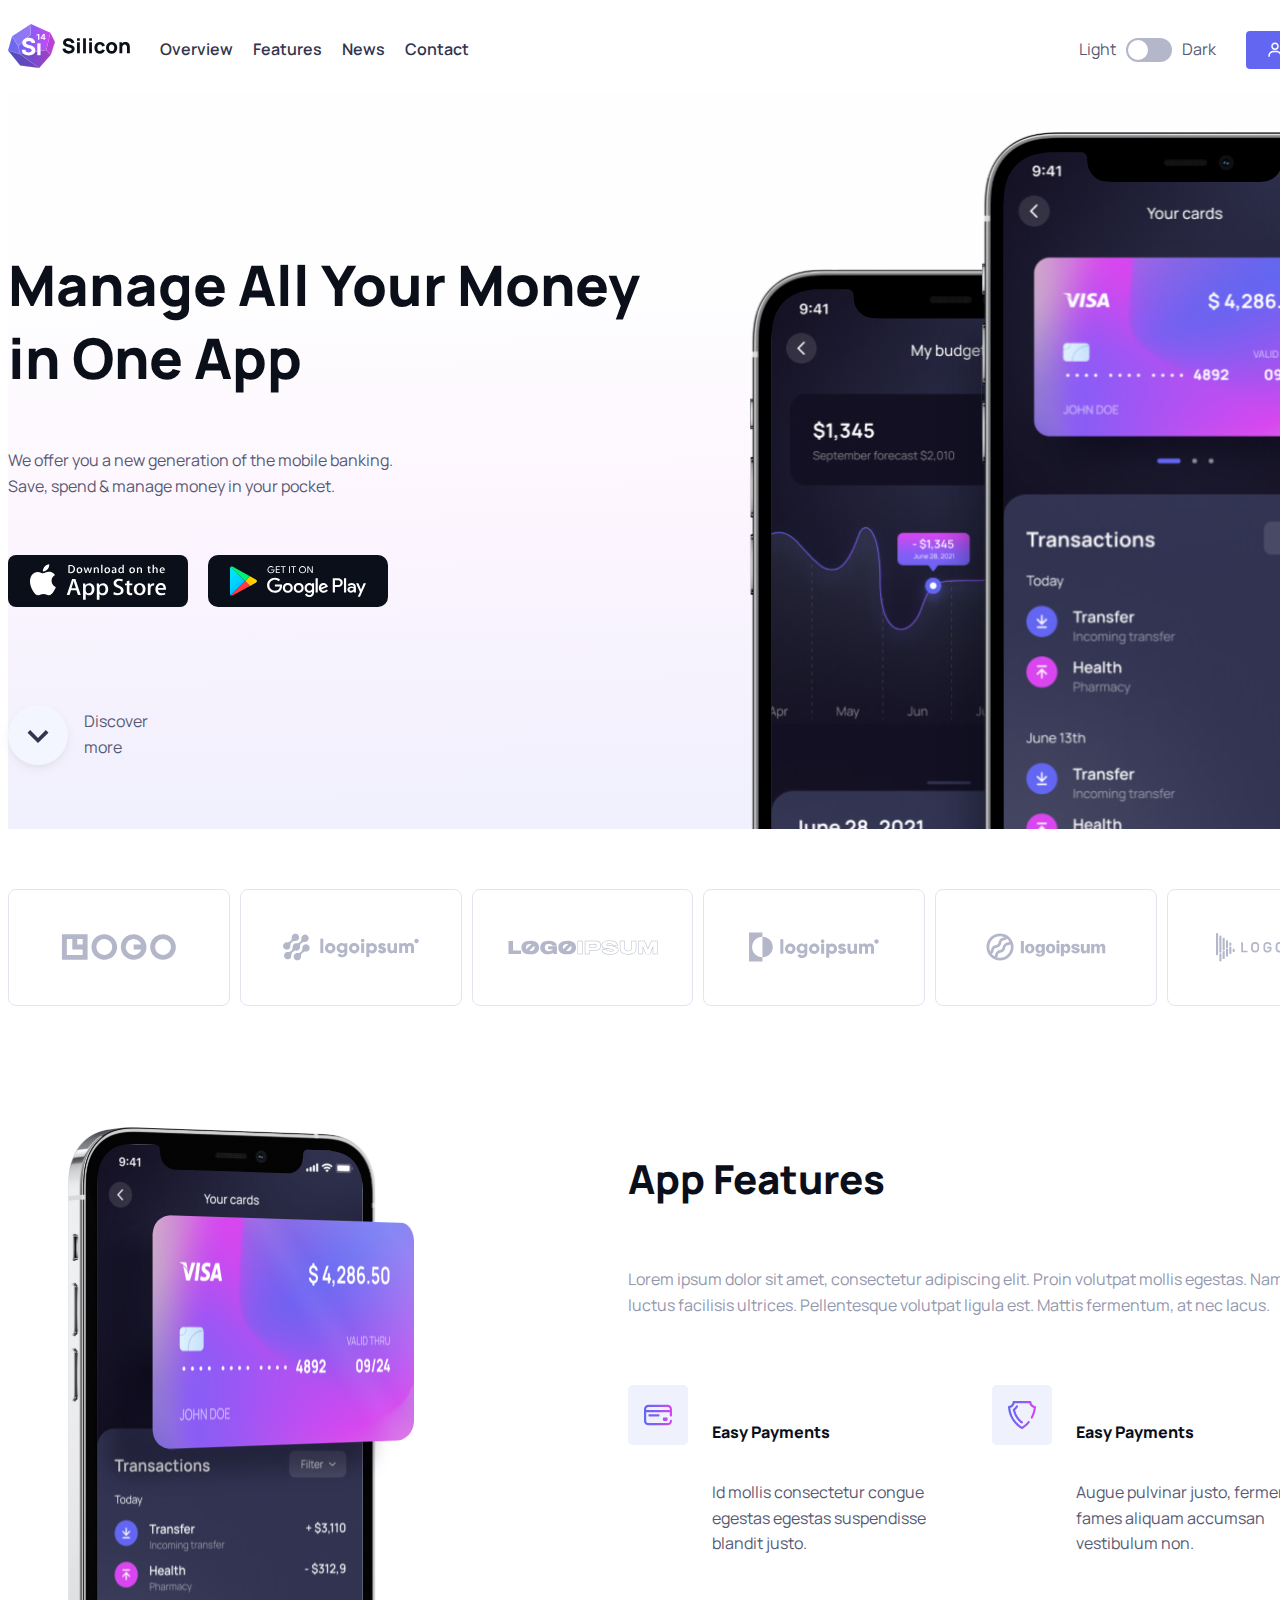
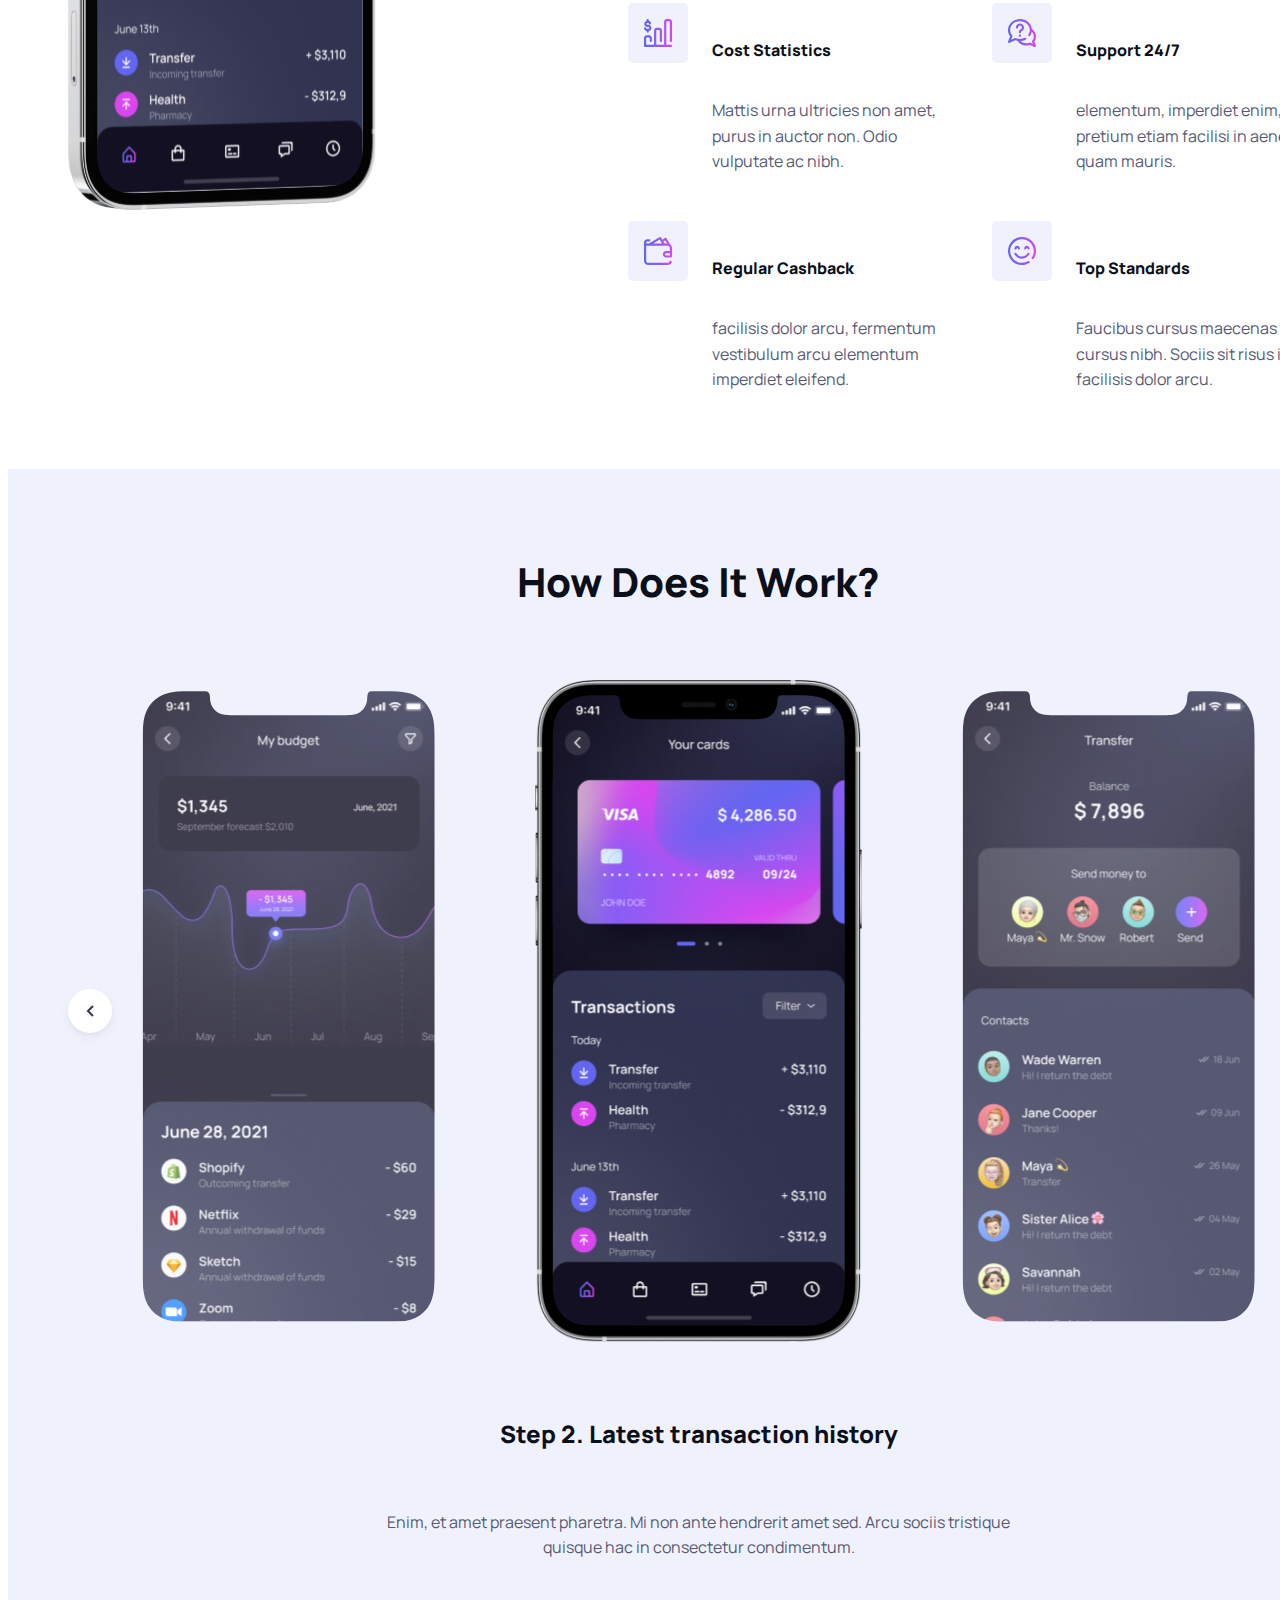
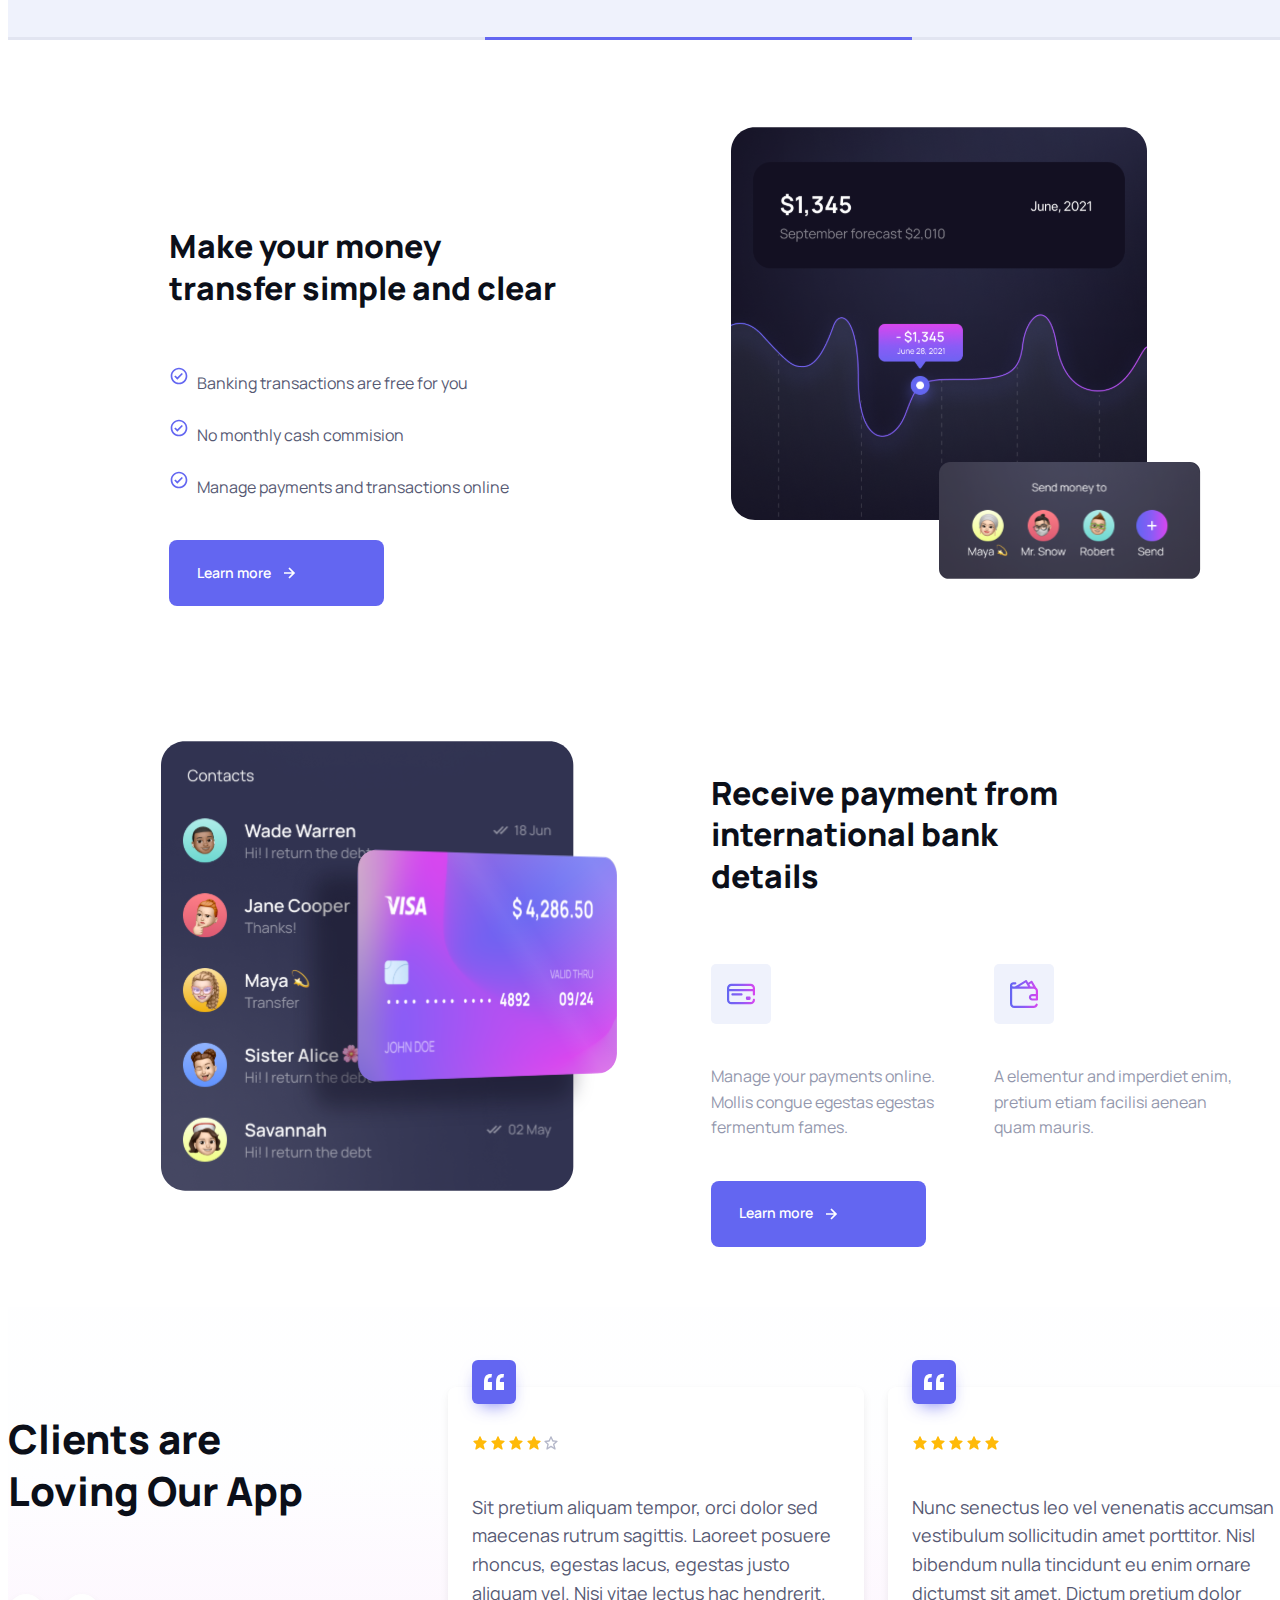
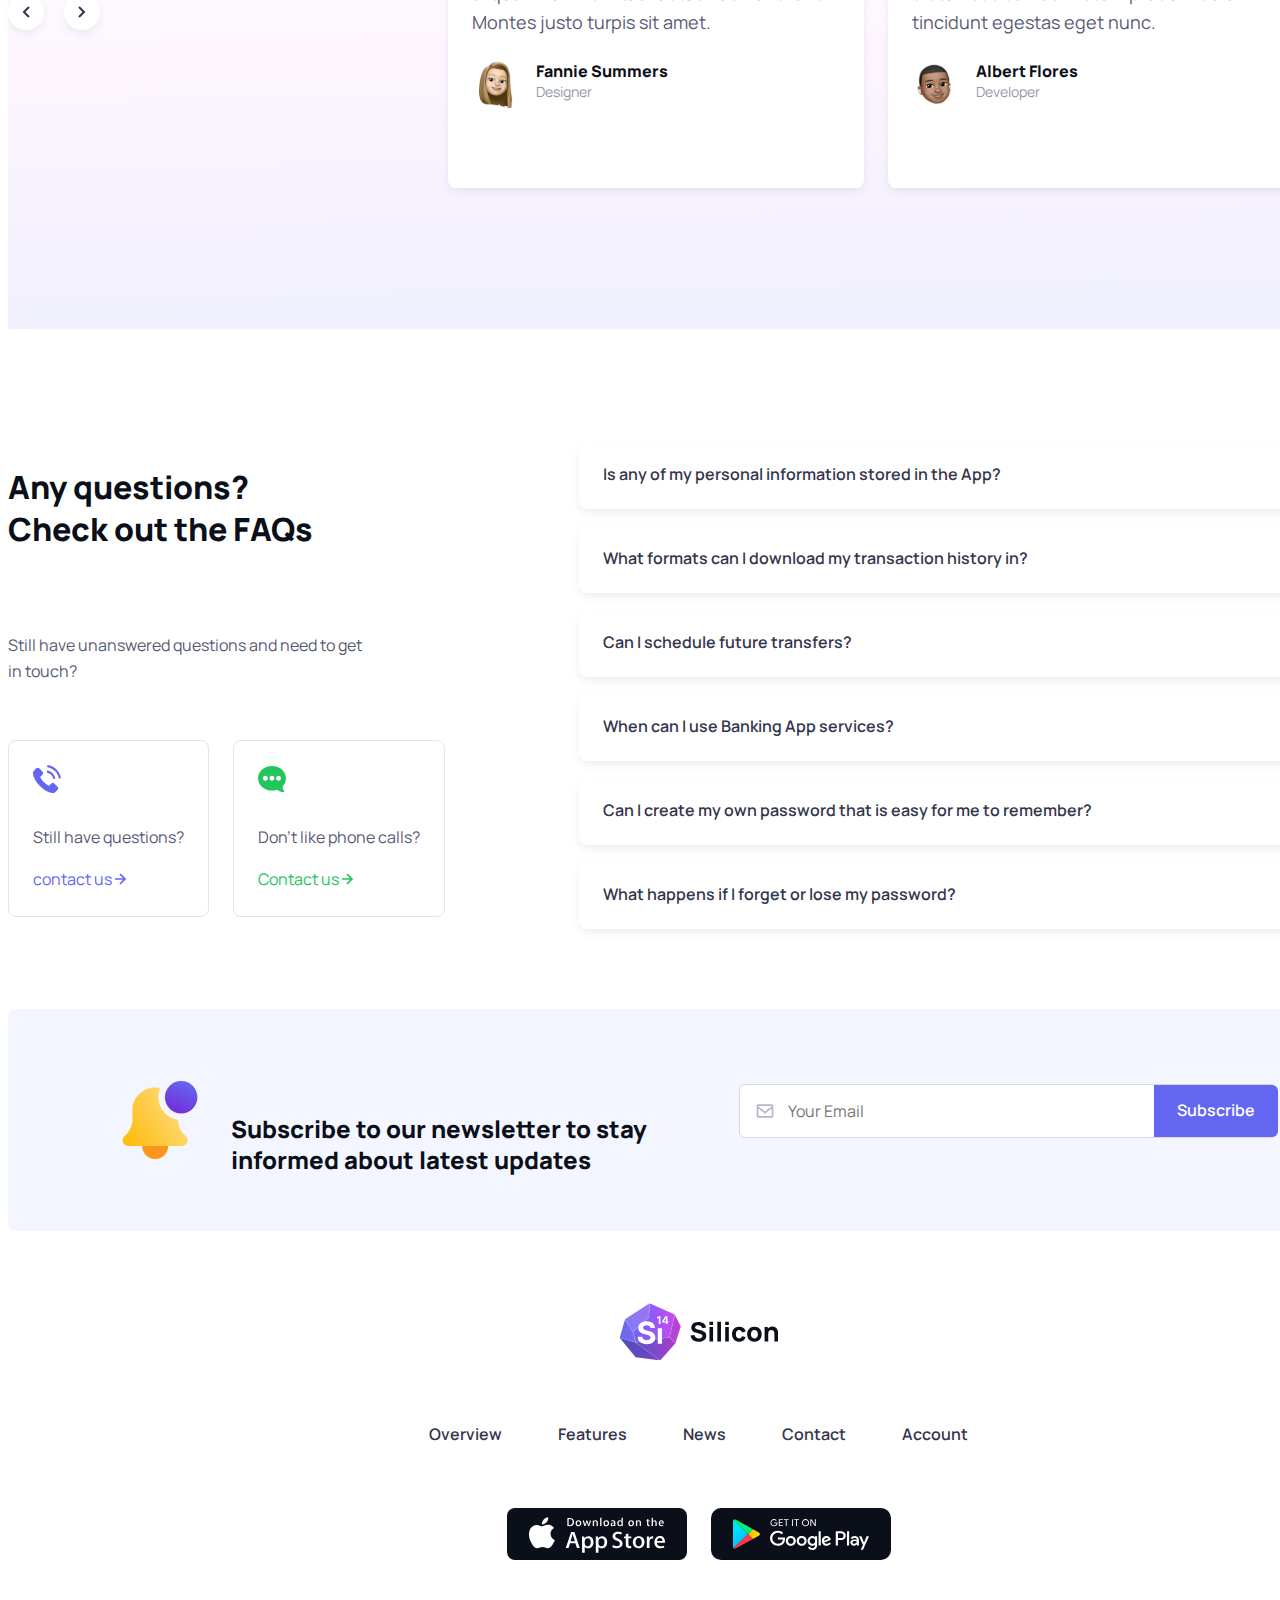
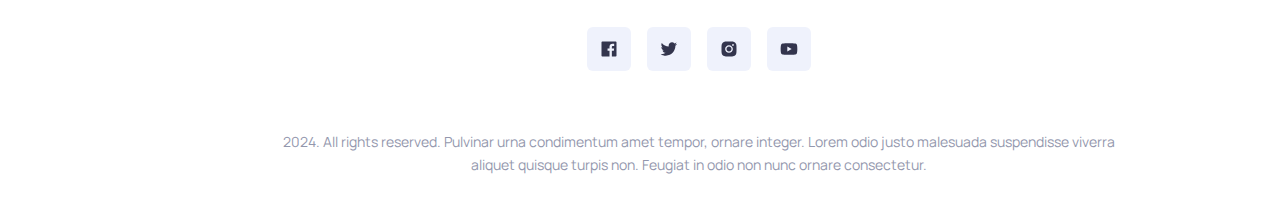
<file: silicon-home.html>
<!DOCTYPE html>
<html lang="sv-se">
  <head>
    <meta charset="UTF-8" />
    <meta name="viewport" content="width=device-width, initial-scale=1.0" />
    <link
      href="https://cdn.jsdelivr.net/npm/bootstrap@5.3.2/dist/css/bootstrap.min.css"
      rel="stylesheet"
      integrity="sha384-T3c6CoIi6uLrA9TneNEoa7RxnatzjcDSCmG1MXxSR1GAsXEV/Dwwykc2MPK8M2HN"
      crossorigin="anonymous"
    />
    <script
      defer
      src="https://cdn.jsdelivr.net/npm/bootstrap@5.3.2/dist/js/bootstrap.bundle.min.js"
      integrity="sha384-C6RzsynM9kWDrMNeT87bh95OGNyZPhcTNXj1NW7RuBCsyN/o0jlpcV8Qyq46cDfL"
      crossorigin="anonymous"
    ></script>
    <script src="/js/newsletter.js"></script>
    <link href="css/layout.min.css" rel="stylesheet" />
    <title>Silicon</title>
    <meta name="author" content="William Gross" />
    <link rel="icon" type="image/x-icon" href="images/favicon/favicon.ico" />
  </head>
  <body>
    <div class="wrapper">
      <header id="home-header">
        <div class="container">
          <a id="logo" href="silicon-home.html"
            ><img
              src="images/logo/silicon-logo-light_theme.svg"
              alt="silicon logotype"
          /></a>

          <nav id="menu">
            <div class="menu-links">
              <a class="nav-link" href="#showcase">Overview</a>
              <a class="nav-link" href="#features">Features</a>
              <a class="nav-link" href="#">News</a>
              <a class="nav-link" href="silicon-contact.html">Contact</a>
            </div>
          </nav>

          <div id="theme-mode">
            <div class="theme-switch-wrapper">
              <label for="theme-toggle-switch">Light</label>
              <label class="theme-switch" for="theme-toggle-switch">
                <input type="checkbox" id="theme-toggle-switch" />
                <div class="slider round"></div>
              </label>
              <label for="theme-toggle-switch">Dark</label>
            </div>
          </div>

          <a id="btn-account" class="btn btn-theme" href="#"
            ><img src="images/icons/login_user.svg" alt="user icon" /> Sign in /
            up</a
          >

          <button id="btn-menu" onclick="toggleMenu()">
            <i class="fa-regular fa-bars"></i>
          </button>
        </div>
      </header>
      <main>
        <!-- showcase -->
        <section id="showcase">
          <div class="container">
            <div class="content">
              <h1>Manage All Your Money in One App</h1>
              <p>
                We offer you a new generation of the mobile banking. Save, spend
                & manage money in your pocket.
              </p>

              <div class="download-app">
                <a class="download-btn" href="https://www.apple.com/app-store/"
                  ><img
                    src="images/misc/appstore.svg"
                    alt="Download on Appstore"
                /></a>
                <a
                  class="download-btn"
                  href="https://play.google.com/store/games?hl=en&gl=US&pli=1"
                  ><img
                    src="images/misc/googleplay.svg"
                    alt="Download on Google Play"
                /></a>
              </div>

              <a class="more" href="#features">
                <div class="arrow-button">
                  <img src="images/icons/chevron-down.svg" alt="open section" />
                </div>
                Discover more</a
              >
            </div>
            <img
              id="showcase-image"
              src="images/misc/showcase-mobiles.svg"
              alt="two mobile phones"
            />
          </div>
        </section>

        <!-- brands -->
        <section id="brands">
          <div class="container">
            <div class="brand-box">
              <img src="images/brands/brand_1.svg" alt="brand 1" />
            </div>
            <div class="brand-box">
              <img src="images/brands/brand_2.svg" alt="brand 2" />
            </div>
            <div class="brand-box">
              <img src="images/brands/brand_3.svg" alt="brand 3" />
            </div>
            <div class="brand-box">
              <img src="images/brands/brand_4.svg" alt="brand 4" />
            </div>
            <div class="brand-box">
              <img src="images/brands/brand_5.svg" alt="brand 5" />
            </div>
            <div class="brand-box">
              <img src="images/brands/brand_6.svg" alt="brand 6" />
            </div>
          </div>
        </section>

        <!-- features -->
        <section id="features">
          <div class="container">
            <div>
              <img
                src="images/misc/mobile-appfeatures.svg"
                alt="mobile_features"
              />
            </div>
            <div class="content">
              <h1>App Features</h1>
              <p class="text">
                Lorem ipsum dolor sit amet, consectetur adipiscing elit. Proin
                volutpat mollis egestas. Nam luctus facilisis ultrices.
                Pellentesque volutpat ligula est. Mattis fermentum, at nec
                lacus.
              </p>
              <div class="feature-holder">
                <div class="feature-box">
                  <div class="icon-holder">
                    <img src="images/icons/feature_1.svg" alt="feature 1" />
                  </div>

                  <div class="feature-text">
                    <h6>Easy Payments</h6>
                    <p>
                      Id mollis consectetur congue egestas egestas suspendisse
                      blandit justo.
                    </p>
                  </div>
                </div>
                <div class="feature-box">
                  <div class="icon-holder">
                    <img src="images/icons/feature_2.svg" alt="feature 2" />
                  </div>

                  <div class="feature-text">
                    <h6>Easy Payments</h6>
                    <p>
                      Augue pulvinar justo, fermentum fames aliquam accumsan
                      vestibulum non.
                    </p>
                  </div>
                </div>
                <div class="feature-box">
                  <div class="icon-holder">
                    <img src="images/icons/feature_3.svg" alt="feature 3" />
                  </div>

                  <div class="feature-text">
                    <h6>Cost Statistics</h6>
                    <p>
                      Mattis urna ultricies non amet, purus in auctor non. Odio
                      vulputate ac nibh.
                    </p>
                  </div>
                </div>

                <div class="feature-box">
                  <div class="icon-holder">
                    <img src="images/icons/feature_4.svg" alt="feature 4" />
                  </div>

                  <div class="feature-text">
                    <h6>Support 24/7</h6>
                    <p>
                      elementum, imperdiet enim, pretium etiam facilisi in
                      aenean quam mauris.
                    </p>
                  </div>
                </div>

                <div class="feature-box">
                  <div class="icon-holder">
                    <img src="images/icons/feature_5.svg" alt="feature 5" />
                  </div>

                  <div class="feature-text">
                    <h6>Regular Cashback</h6>
                    <p>
                      facilisis dolor arcu, fermentum vestibulum arcu elementum
                      imperdiet eleifend.
                    </p>
                  </div>
                </div>

                <div class="feature-box">
                  <div class="icon-holder">
                    <img src="images/icons/feature_6.svg" alt="feature 6" />
                  </div>

                  <div class="feature-text">
                    <h6>Top Standards</h6>
                    <p>
                      Faucibus cursus maecenas lorem cursus nibh. Sociis sit
                      risus id. Sit facilisis dolor arcu.
                    </p>
                  </div>
                </div>
              </div>
            </div>
          </div>
        </section>

        <!-- how does it work -->
        <section id="how-to">
          <div class="container">
            <h1 class="heading">How Does It Work?</h1>
            <div class="carousel">
              <button class="button">
                <img src="images/icons/chevron_left.svg" alt="left arrow" />
              </button>
              <div class="deselected-phone">
                <img
                  src="images/misc/mobile-howdoesitwork_1.svg"
                  alt="how-to 1"
                />
              </div>
              <div class="selected-phone">
                <img
                  class="phone-image"
                  src="images/misc/iphone_12.svg"
                  alt="iPhone 12"
                />
                <img
                  class="phone-screen"
                  src="images/misc/mobile-howdoesitwork_2.svg"
                  alt="how-to 2"
                />
              </div>
              <div class="deselected-phone">
                <img
                  src="images/misc/mobile-howdoesitwork_3.svg"
                  alt="how-to 3"
                />
              </div>
              <button class="button">
                <img src="images/icons/chevron_right.svg" alt="right arrow" />
              </button>
            </div>
            <div class="steps">
              <h4>Step 2. Latest transaction history</h4>
              <p class="text">
                Enim, et amet praesent pharetra. Mi non ante hendrerit amet sed.
                Arcu sociis tristique quisque hac in consectetur condimentum.
              </p>
            </div>
          </div>
          <div class="progress">
            <div class="bar"></div>
          </div>
        </section>

        <!-- features two: electric boogaloo -->
        <section id="features-2">
          <div class="container">
            <div class="top">
              <div class="content">
                <h2>Make your money transfer simple and clear</h2>
                <div class="line-holder">
                  <div class="line">
                    <img
                      src="images/icons/bx-check-circle.svg"
                      alt="checkmark"
                    />
                    <p>Banking transactions are free for you</p>
                  </div>
                  <div class="line">
                    <img
                      src="images/icons/bx-check-circle.svg"
                      alt="checkmark"
                    />
                    <p>No monthly cash commision</p>
                  </div>
                  <div class="line">
                    <img
                      src="images/icons/bx-check-circle.svg"
                      alt="checkmark"
                    />
                    <p>Manage payments and transactions online</p>
                  </div>
                </div>
                <a class="learn-more-btn" href="#">
                  Learn more
                  <img src="images/icons/icon-r.svg" alt="Right arrow"
                /></a>
              </div>
              <img src="images/features/feature-1.svg" alt="" />
            </div>
            <div class="bottom">
              <img src="images/features/feature-2.svg" alt="" />
              <div class="content">
                <h2>Receive payment from international bank details</h2>
                <div class="feature-holder">
                  <div class="feature-box">
                    <div class="icon-holder">
                      <img src="images/icons/feature_1.svg" alt="feature 1" />
                    </div>
                    <p>
                      Manage your payments online. Mollis congue egestas egestas
                      fermentum fames.
                    </p>
                  </div>
                  <div class="feature-box">
                    <div class="icon-holder">
                      <img src="images/icons/feature_5.svg" alt="feature 5" />
                    </div>
                    <p>
                      A elementur and imperdiet enim, pretium etiam facilisi
                      aenean quam mauris.
                    </p>
                  </div>
                </div>
                <a class="learn-more-btn" href="#">
                  Learn more
                  <img src="images/icons/icon-r.svg" alt="Right arrow"
                /></a>
              </div>
            </div>
          </div>
        </section>

        <!-- testimonials -->
        <section id="testimonials">
          <div class="container">
            <div class="left-side">
              <h1>Clients are Loving Our App</h1>
              <div class="arrow-buttons">
                <button class="button">
                  <img src="images/icons/chevron_left.svg" alt="left arrow" />
                </button>
                <button class="button">
                  <img src="images/icons/chevron_right.svg" alt="right arrow" />
                </button>
              </div>
            </div>
            <div class="right-side">
              <div class="quote-box">
                <div class="rating-box">
                  <img src="images/icons/star_yellow.svg" alt="yellow star" />
                  <img src="images/icons/star_yellow.svg" alt="yellow star" />
                  <img src="images/icons/star_yellow.svg" alt="yellow star" />
                  <img src="images/icons/star_yellow.svg" alt="yellow star" />
                  <img src="images/icons/star_gray.svg" alt="gray star" />
                </div>
                <p class="quote">
                  Sit pretium aliquam tempor, orci dolor sed maecenas rutrum
                  sagittis. Laoreet posuere rhoncus, egestas lacus, egestas
                  justo aliquam vel. Nisi vitae lectus hac hendrerit. Montes
                  justo turpis sit amet.
                </p>
                <div class="user">
                  <img src="images/icons/user_1.svg" alt="user 1" />
                  <div class="user-info">
                    <h6>Fannie Summers</h6>
                    <p>Designer</p>
                  </div>
                </div>
                <div class="quote-icon">
                  <img src="images/icons/quote.svg" alt="quotation marks" />
                </div>
              </div>
              <div class="quote-box">
                <div class="rating-box">
                  <img src="images/icons/star_yellow.svg" alt="yellow star" />
                  <img src="images/icons/star_yellow.svg" alt="yellow star" />
                  <img src="images/icons/star_yellow.svg" alt="yellow star" />
                  <img src="images/icons/star_yellow.svg" alt="yellow star" />
                  <img src="images/icons/star_yellow.svg" alt="yellow star" />
                </div>
                <p class="quote">
                  Nunc senectus leo vel venenatis accumsan vestibulum
                  sollicitudin amet porttitor. Nisl bibendum nulla tincidunt eu
                  enim ornare dictumst sit amet. Dictum pretium dolor tincidunt
                  egestas eget nunc.
                </p>
                <div class="user">
                  <img src="images/icons/user_2.svg" alt="user 2" />
                  <div class="user-info">
                    <h6>Albert Flores</h6>
                    <p>Developer</p>
                  </div>
                </div>
                <div class="quote-icon">
                  <img src="images/icons/quote.svg" alt="quotation marks" />
                </div>
              </div>
            </div>
          </div>
        </section>

        <!-- faq -->
        <section id="faq">
          <div class="container">
            <div class="left-side">
              <h2>Any questions? Check out the FAQs</h2>
              <p>Still have unanswered questions and need to get in touch?</p>
              <div class="contact-box">
                <div class="call-box">
                  <img src="images/icons/call.svg" alt="Call us" />
                  <p>Still have questions?</p>
                  <a href="silicon-contact.html">
                    contact us
                    <img
                      src="images/icons/primary_arrow.svg"
                      alt="call button"
                    />
                  </a>
                </div>
                <div class="chat-box">
                  <img src="images/icons/chat.svg" alt="chat with us" />
                  <p>Don't like phone calls?</p>
                  <a href="silicon-contact.html">
                    Contact us
                    <img src="images/icons/green_arrow.svg" alt="chat button" />
                  </a>
                </div>
              </div>
            </div>

            <div class="accordion">
              <div class="accordion-box">
                <input
                  type="checkbox"
                  id="accordion-toggle-1"
                  class="toggle"
                  hidden
                />
                <label for="accordion-toggle-1" class="title">
                  Is any of my personal information stored in the App?
                  <div class="arrow-button">
                    <div class="inactive">
                      <img
                        src="images/icons/chevron-down.svg"
                        alt="open section"
                      />
                    </div>
                    <div class="active">
                      <img
                        src="images/icons/chevron-up.svg"
                        alt="close section"
                      />
                    </div>
                  </div>
                </label>
                <p class="content">
                  Yes, all of it. It will be sold to the higherst bidder.
                  gravida tincidunt eu, tempor ullamcorper. Viverra aliquam
                  arcu, viverra et, cursus. Aliquet pretium cursus adipiscing
                  gravida et consequat lobortis arcu velit. Nibh pharetra
                  fermentum duis accumsan lectus non. Massa cursus molestie
                  lorem scelerisque pellentesque. Nisi, enim, arcu purus gravida
                  adipiscing euismod montes, duis egestas. Vehicula eu etiam
                  quam tristique tincidunt suspendisse ut consequat.
                </p>
              </div>
              <div class="accordion-box">
                <input
                  type="checkbox"
                  id="accordion-toggle-2"
                  class="toggle"
                  hidden
                />
                <label for="accordion-toggle-2" class="title">
                  What formats can I download my transaction history in?
                  <div class="arrow-button">
                    <div class="inactive">
                      <img
                        src="images/icons/chevron-down.svg"
                        alt="open section"
                      />
                    </div>
                    <div class="active">
                      <img
                        src="images/icons/chevron-up.svg"
                        alt="close section"
                      />
                    </div>
                  </div>
                </label>
                <p class="content">
                  MP3, WAV, MOV, MP4 and JSON. Massa cursus molestie lorem
                  scelerisque pellentesque. Nisi, enim, arcu purus gravida
                  adipiscing euismod montes, duis egestas. Vehicula eu etiam
                  quam tristique tincidunt suspendisse ut consequat.
                </p>
              </div>
              <div class="accordion-box">
                <input
                  type="checkbox"
                  id="accordion-toggle-3"
                  class="toggle"
                  hidden
                />
                <label for="accordion-toggle-3" class="title">
                  Can I schedule future transfers?
                  <div class="arrow-button">
                    <div class="inactive">
                      <img
                        src="images/icons/chevron-down.svg"
                        alt="open section"
                      />
                    </div>
                    <div class="active">
                      <img
                        src="images/icons/chevron-up.svg"
                        alt="close section"
                      />
                    </div>
                  </div>
                </label>
                <p class="content">
                  Nunc duis id aenean gravida tincidunt eu, tempor ullamcorper.
                  Viverra aliquam arcu, viverra et, cursus. Aliquet pretium
                  cursus adipiscing gravida et consequat lobortis arcu velit.
                  Nibh pharetra fermentum duis accumsan lectus non. Massa cursus
                  molestie lorem scelerisque pellentesque. Nisi, enim, arcu
                  purus gravida adipiscing euismod montes, duis egestas.
                  Vehicula eu etiam quam tristique tincidunt suspendisse ut
                  consequat.
                </p>
              </div>
              <div class="accordion-box">
                <input
                  type="checkbox"
                  id="accordion-toggle-4"
                  class="toggle"
                  hidden
                />
                <label for="accordion-toggle-4" class="title">
                  When can I use Banking App services?
                  <div class="arrow-button">
                    <div class="inactive">
                      <img
                        src="images/icons/chevron-down.svg"
                        alt="open section"
                      />
                    </div>
                    <div class="active">
                      <img
                        src="images/icons/chevron-up.svg"
                        alt="close section"
                      />
                    </div>
                  </div>
                </label>
                <p class="content">
                  Alternating tuesdays between 4 pm and 4.45 pm. Aliquet pretium
                  cursus adipiscing gravida et consequat lobortis arcu velit.
                  Nibh pharetra fermentum duis accumsan lectus non. Massa cursus
                  molestie lorem scelerisque pellentesque. Nisi, enim, arcu
                  purus gravida adipiscing euismod montes, duis egestas.
                  Vehicula eu etiam quam tristique tincidunt suspendisse ut
                  consequat.
                </p>
              </div>
              <div class="accordion-box">
                <input
                  type="checkbox"
                  id="accordion-toggle-5"
                  class="toggle"
                  hidden
                />
                <label for="accordion-toggle-5" class="title">
                  Can I create my own password that is easy for me to remember?
                  <div class="arrow-button">
                    <div class="inactive">
                      <img
                        src="images/icons/chevron-down.svg"
                        alt="open section"
                      />
                    </div>
                    <div class="active">
                      <img
                        src="images/icons/chevron-up.svg"
                        alt="close section"
                      />
                    </div>
                  </div>
                </label>
                <p class="content">
                  You can, but we won't tell you how. Nibh pharetra fermentum
                  duis accumsan lectus non. Massa cursus molestie lorem
                  scelerisque pellentesque. Nisi, enim, arcu purus gravida
                  adipiscing euismod montes, duis egestas. Vehicula eu etiam
                  quam tristique tincidunt suspendisse ut consequat.
                </p>
              </div>
              <div class="accordion-box">
                <input
                  type="checkbox"
                  id="accordion-toggle-6"
                  class="toggle"
                  hidden
                />
                <label for="accordion-toggle-6" class="title">
                  What happens if I forget or lose my password?
                  <div class="arrow-button">
                    <div class="inactive">
                      <img
                        src="images/icons/chevron-down.svg"
                        alt="open section"
                      />
                    </div>
                    <div class="active">
                      <img
                        src="images/icons/chevron-up.svg"
                        alt="close section"
                      />
                    </div>
                  </div>
                </label>
                <p class="content">
                  Your money is now our money, thank you :&#41; Viverra aliquam
                  arcu, viverra et, cursus. Aliquet pretium cursus adipiscing
                  gravida et consequat lobortis arcu velit. Nibh pharetra
                  fermentum duis accumsan lectus non. Massa cursus molestie
                  lorem scelerisque pellentesque. Vehicula eu etiam quam
                  tristique tincidunt suspendisse ut consequat.
                </p>
              </div>
            </div>
          </div>
        </section>

        <!-- subscribe -->
        <section id="subscribe">
          <div class="container">
            <div class="title-bar">
              <img src="images/icons/bell-icon.svg" alt="bell icon" />
              <h4>
                Subscribe to our newsletter to stay informed about latest
                updates
              </h4>
            </div>
            <div class="newsletter">
              <form
                novalidate="true"
                action=""
                onsubmit="newsletterFormHandler(event)"
              >
                <div class="newsletter-box">
                  <div class="input-wrapper">
                    <input
                      name="email"
                      type="text"
                      id="newsletter-email-field"
                      placeholder="Your Email"
                    />
                    <img
                      src="images/icons/icon_envelope_gray-500.svg"
                      alt="Envelope"
                      class="envelope-icon"
                    />
                  </div>
                  <div class="info-label" id="newsletter-email-info"></div>
                </div>
                <button>Subscribe</button>
              </form>
            </div>
          </div>
        </section>
      </main>
      <footer id="home-footer">
        <div class="container">
          <a class="logo" href="silicon-home.html"
            ><img
              src="images/logo/silicon-logo-light_theme.svg"
              alt="silicon logotype"
          /></a>
          <div class="menu-links">
            <a class="nav-link" href="#showcase">Overview</a>
            <a class="nav-link" href="#features">Features</a>
            <a class="nav-link" href="#">News</a>
            <a class="nav-link" href="silicon-contact.html">Contact</a>
            <a class="nav-link" href="#">Account</a>
          </div>
          <div class="download-app">
            <a href="https://www.apple.com/app-store/"
              ><img src="images/misc/appstore.svg" alt="Download on Appstore"
            /></a>
            <a href="https://play.google.com/store/games?hl=en&gl=US&pli=1"
              ><img
                src="images/misc/googleplay.svg"
                alt="Download on Google Play"
            /></a>
          </div>
          <div class="social-media">
            <a href="http://facebook.com">
              <img
                src="images/icons/Social_media/facebook.svg"
                alt="facebook"
              />
            </a>
            <a href="http://twitter.com">
              <img src="images/icons/Social_media/twitter.svg" alt="twitter" />
            </a>
            <a href="https://www.instagram.com/williamgross.jpg/">
              <img
                src="images/icons/Social_media/instagram.svg"
                alt="instagram"
              />
            </a>
            <a href="http://youtube.com">
              <img src="images/icons/Social_media/youtube.svg" alt="youtube" />
            </a>
          </div>
          <div class="legal">
            2024. All rights reserved. Pulvinar urna condimentum amet tempor,
            ornare integer. Lorem odio justo malesuada suspendisse viverra
            aliquet quisque turpis non. Feugiat in odio non nunc ornare
            consectetur.
          </div>
        </div>
      </footer>
    </div>
  </body>
</html>
</file>
<file: css/layout.min.css>
@import"https://fonts.googleapis.com/css2?family=Manrope:wght@200;300;400;500;600;700;800&display=swap";html,body{line-height:160%;font-weight:400;color:#565973;font-family:"Manrope",sans-serif;font-size:16px}.wrapper{display:grid;height:100dvh;grid-template-rows:auto 1fr auto}.text-lead{line-height:160%;font-weight:400;color:#565973;font-family:"Manrope",sans-serif;font-size:24px}.text-xl{line-height:160%;font-weight:400;color:#565973;font-family:"Manrope",sans-serif;font-size:20px}.text-lg{line-height:160%;font-weight:400;color:#565973;font-family:"Manrope",sans-serif;font-size:18px}.text-m{line-height:160%;font-weight:400;color:#565973;font-family:"Manrope",sans-serif;font-size:16px}.text-s{line-height:160%;font-weight:400;color:#565973;font-family:"Manrope",sans-serif;font-size:14px}.text-xs{line-height:160%;font-weight:400;color:#565973;font-family:"Manrope",sans-serif;font-size:12px}h1{line-height:130%;font-weight:800;color:#0b0f19;font-family:"Manrope",sans-serif;font-size:40px}h2{line-height:130%;font-weight:800;color:#0b0f19;font-family:"Manrope",sans-serif;font-size:32px}h3{line-height:130%;font-weight:800;color:#0b0f19;font-family:"Manrope",sans-serif;font-size:28px}h4{line-height:130%;font-weight:800;color:#0b0f19;font-family:"Manrope",sans-serif;font-size:24px}h5{line-height:130%;font-weight:800;color:#0b0f19;font-family:"Manrope",sans-serif;font-size:20px}h6{line-height:130%;font-weight:800;color:#0b0f19;font-family:"Manrope",sans-serif;font-size:16px}.d1{line-height:130%;font-weight:800;color:#0b0f19;font-family:"Manrope",sans-serif;font-size:80px}.d2{line-height:130%;font-weight:800;color:#0b0f19;font-family:"Manrope",sans-serif;font-size:72px}.d3{line-height:130%;font-weight:800;color:#0b0f19;font-family:"Manrope",sans-serif;font-size:64px}.d4{line-height:130%;font-weight:800;color:#0b0f19;font-family:"Manrope",sans-serif;font-size:56px !important}.d5{line-height:130%;font-weight:800;color:#0b0f19;font-family:"Manrope",sans-serif;font-size:48px}.d6{line-height:130%;font-weight:800;color:#0b0f19;font-family:"Manrope",sans-serif;font-size:42px}a{line-height:160%;font-weight:400;color:#565973;font-family:"Manrope",sans-serif;color:#6366f1;text-decoration:none;transition:all .25s ease-in-out;display:inline-block}a:hover{text-decoration:underline}.nav-link{line-height:160%;font-weight:600;color:#33354d;font-family:"Manrope",sans-serif;font-size:18px;text-decoration:none;transition:color .25s ease-in-out}.nav-link:hover,.nav-link:active,.nav-link:focus,.nav-link .active{color:#6366f1 !important;text-decoration:none}.btn-theme{display:flex;padding:8px 28px;justify-content:center;align-items:center;gap:12px;border-radius:6px;text-align:center;font-size:14px;color:#f2f2f2;background:#6366f1;border:none}.btn-theme:hover{text-decoration:none;background:#4647a3;color:#f2f2f2}.mobile-menu{padding:18px 22px;font-size:2em;background:rgba(0,0,0,0);border:none}.mobile-menu:hover,.mobile-menu:focus,.mobile-menu:active{text-decoration:none;background:rgba(0,0,0,0)}.button-circle,i.buttion-circle,a.buttion-circle{display:flex;justify-content:center;align-items:center;border-radius:50%;height:44px;width:44px;box-shadow:0px 2px 6.4px -1px rgba(19,16,34,.03),0px 4.4px 12px -1px rgba(19,16,34,.06);-webkit-box-shadow:0px 2px 6.4px -1px rgba(19,16,34,.03),0px 4 4px 12px -1px rgba(19,16,34,.06);-moz-box-shadow:0px 2px 6.4px -1px rgba(19,16,34,.03),0px 4.4px 12px -1px rgba(19,16,34,.06);color:#0b0f19;background:#f2f2f2;border:none;transition:all .15s ease-in-out}.theme-switch-wrapper{display:flex;align-items:center;gap:10px}.theme-switch-wrapper label{cursor:pointer}.theme-switch-wrapper .theme-switch{position:relative;display:inline-block;width:46px;height:24px}.theme-switch-wrapper .theme-switch input{opacity:0;width:0;height:0}.theme-switch-wrapper .theme-switch input:checked+.slider{background-color:#6366f1;background:#6366f1;box-shadow:0px 8px 18px -8px rgba(99,102,241,.9);-webkit-box-shadow:0px 8px 18px -8px rgba(99,102,241,.9);-moz-box-shadow:0px 8px 18px -8px rgba(99,102,241,.9)}.theme-switch-wrapper .theme-switch input:checked+.slider:before{transform:translateX(22px);background-color:#fff}.theme-switch-wrapper .theme-switch .slider{position:absolute;cursor:pointer;top:0;left:0;right:0;bottom:0;background-color:#b4b7c9;transition:.4s}.theme-switch-wrapper .theme-switch .slider:before{position:absolute;content:"";height:20px;width:20px;left:2px;bottom:2px;background-color:#fff;transition:.4s}.theme-switch-wrapper .theme-switch .slider.round{border-radius:12px}.theme-switch-wrapper .theme-switch .slider.round:before{border-radius:50%}.box{display:flex;justify-content:center;align-items:center;border:1px solid #e2e5f1;border-radius:8px}.box:hover{box-shadow:0px 2px 6.4px -1px rgba(19,16,34,.03),0px 4.4px 12px -1px rgba(19,16,34,.06);-webkit-box-shadow:0px 2px 6.4px -1px rgba(19,16,34,.03),0px 4 4px 12px -1px rgba(19,16,34,.06);-moz-box-shadow:0px 2px 6.4px -1px rgba(19,16,34,.03),0px 4.4px 12px -1px rgba(19,16,34,.06)}#home-header{padding:1rem 0}#home-header .container{display:grid;align-items:center;gap:30px;grid-template-columns:1fr auto;grid-template-areas:"logo btn-menu" "menu menu"}@media(min-width: 768px){#home-header .container{grid-template-columns:1fr auto auto;grid-template-areas:"logo theme-mode btn-menu"}}@media(min-width: 992px){#home-header .container{grid-template-columns:auto 1fr auto auto;grid-template-areas:"logo menu theme-mode btn-account"}}#home-header .container #logo{grid-area:logo}#home-header .container #menu{grid-area:menu;display:none;gap:20px;background-color:#0b0f19;width:100%;position:fixed;top:0;left:0;height:100vh}@media(min-width: 992px){#home-header .container #menu{height:100%;position:static;background-color:rgba(0,0,0,0);display:flex !important;align-items:center}}#home-header .container #menu .menu-links{display:grid;gap:20px;padding:50px 0;text-align:center}#home-header .container #menu .menu-links .nav-link{color:#f3f6ff}@media(min-width: 992px){#home-header .container #menu .menu-links{display:flex;padding:0;text-align:left}#home-header .container #menu .menu-links .nav-link{line-height:160%;font-weight:400;color:#565973;font-family:"Manrope",sans-serif;font-size:16px;font-weight:600;color:#33354d}}#home-header .container #theme-mode{grid-area:theme-mode;display:none}@media(min-width: 768px){#home-header .container #theme-mode{display:block}}#home-header .container #btn-account{display:none}@media(min-width: 992px){#home-header .container #btn-account{display:flex;gap:8px;padding:8px 20px;font-size:24;font-weight:600;border-radius:4px}}#home-header .container #btn-menu{grid-area:btn-menu;display:block;z-index:0;padding:18px 22px;font-size:2em;background:rgba(0,0,0,0);border:none}@media(min-width: 992px){#home-header .container #btn-menu{display:none}}#showcase{background:linear-gradient(-1deg, rgba(99, 101, 241, 0.1) 0%, rgba(216, 70, 239, 0.05) 45%, rgba(241, 244, 253, 0.07) 75%)}@media(min-width: 992px){#showcase{padding-top:40px}}#showcase .container{display:grid;grid-template-columns:1fr auto;grid-template-areas:"img" "content"}@media(min-width: 768px){#showcase .container{grid-template-columns:1fr 1fr;align-items:end;grid-template-areas:"content img";gap:50px}}@media(min-width: 992px){#showcase .container{align-items:stretch;gap:100px}}#showcase .container .content{grid-area:content;text-align:center;padding:20px}@media(min-width: 992px){#showcase .container .content{text-align:left;display:grid;grid-template-rows:auto auto 1fr auto;padding:0}}#showcase .container .content h1{line-height:130%;font-weight:800;color:#0b0f19;font-family:"Manrope",sans-serif;font-size:40px}@media(min-width: 992px){#showcase .container .content h1{line-height:130%;font-weight:800;color:#0b0f19;font-family:"Manrope",sans-serif;font-size:56px !important;padding-top:80px}}#showcase .container .content p{max-width:420px}#showcase .container .content .download-app{display:flex;justify-content:center;gap:20px;margin:40px 0 0}@media(min-width: 992px){#showcase .container .content .download-app{justify-content:flex-start}}#showcase .container .content .download-app .download-btn{width:180px;height:52px}#showcase .container .content .download-app .download-btn img{width:100%}#showcase .container .content .more{line-height:160%;font-weight:400;color:#565973;font-family:"Manrope",sans-serif;font-size:16px;display:flex;align-items:center;width:165px;margin-bottom:64px;gap:16px}#showcase .container .content .more i{margin-right:8px}#showcase .container .content .more .arrow-button{display:flex;justify-content:center;width:44px;height:44px;padding:8px;border-radius:50%;box-shadow:0px 2px 6.4px -1px rgba(19,16,34,.03),0px 4.4px 12px -1px rgba(19,16,34,.06);-webkit-box-shadow:0px 2px 6.4px -1px rgba(19,16,34,.03),0px 4 4px 12px -1px rgba(19,16,34,.06);-moz-box-shadow:0px 2px 6.4px -1px rgba(19,16,34,.03),0px 4.4px 12px -1px rgba(19,16,34,.06);background-color:#f3f6ff;transition:background-color .3s ease}#showcase .container .content .more .arrow-button .img{margin:0;width:24px;height:24px}#showcase .container .content .more:hover .arrow-button{background-color:#eff2fc}#showcase .container .content .more:active .arrow-button{background-color:#e2e5f1;box-shadow:0px 2px 6.4px -1px rgba(19,16,34,.03),0px 4.4px 12px -1px rgba(19,16,34,.06);-webkit-box-shadow:0px 2px 6.4px -1px rgba(19,16,34,.03),0px 4 4px 12px -1px rgba(19,16,34,.06);-moz-box-shadow:0px 2px 6.4px -1px rgba(19,16,34,.03),0px 4.4px 12px -1px rgba(19,16,34,.06)}#showcase .container #showcase-image{grid-area:img;align-items:baseline;width:100%;padding:20px 40px}@media(min-width: 768px){#showcase .container #showcase-image{padding:0}}#brands{padding:60px 0}#brands .container{display:none;gap:10px}@media(min-width: 768px){#brands .container{display:grid;grid-template-columns:repeat(auto-fit, minmax(200px, 1fr))}}#brands .container .brand-box{padding:40px 0;display:flex;justify-content:center;align-items:center;border:1px solid #e2e5f1;border-radius:8px}#brands .container .brand-box:hover{box-shadow:0px 2px 6.4px -1px rgba(19,16,34,.03),0px 4.4px 12px -1px rgba(19,16,34,.06);-webkit-box-shadow:0px 2px 6.4px -1px rgba(19,16,34,.03),0px 4 4px 12px -1px rgba(19,16,34,.06);-moz-box-shadow:0px 2px 6.4px -1px rgba(19,16,34,.03),0px 4.4px 12px -1px rgba(19,16,34,.06);cursor:pointer}#brands .container .brand-box:active{background-color:#f3f6ff}#features{padding:60px}#features .container{display:none;gap:10px}@media(min-width: 768px){#features .container{display:flex}}#features .container .content{padding-left:202px;display:flex;flex-direction:column;-moz-column-gap:100px;column-gap:100px}#features .container .icon-holder{background:#eff2fc;display:flex;justify-content:center;align-items:center;width:60px;height:60px;border-radius:5px}#features .container .feature-holder{display:flex;flex-wrap:wrap;gap:30px}#features .container .text{max-width:670px;padding-top:20px;padding-bottom:50px;color:#9397ad}#features .container .feature-text{max-width:250px}#features .container .feature-box{display:flex;gap:24px}#how-to{background:#eff2fc}#how-to .container{padding:60px;display:none}@media(min-width: 768px){#how-to .container{display:flex;flex-direction:column;justify-content:center;align-items:center;gap:45px}}#how-to .container .carousel{display:flex;justify-content:center;align-items:center;gap:30px}#how-to .container .selected-phone{position:relative;top:0;left:0;display:flex;padding:0 70px 0 70px}#how-to .container .phone-image{position:relative;top:0;left:0}#how-to .container .phone-screen{position:absolute;top:15px;left:87px}#how-to .container .deselected-phone{opacity:80%}#how-to .container .button{box-shadow:0px 2px 6.4px -1px rgba(19,16,34,.03),0px 4.4px 12px -1px rgba(19,16,34,.06);-webkit-box-shadow:0px 2px 6.4px -1px rgba(19,16,34,.03),0px 4 4px 12px -1px rgba(19,16,34,.06);-moz-box-shadow:0px 2px 6.4px -1px rgba(19,16,34,.03),0px 4.4px 12px -1px rgba(19,16,34,.06);background-color:#fff;display:flex;justify-content:center;align-items:center;border:none;border-radius:50%;width:44px;height:44px;cursor:pointer;color:#33354d;transition:background-color .3s ease}#how-to .container .button:hover{background-color:#e2e5f1}#how-to .container .button:active{background-color:#b4b7c9}#how-to .container .heading{color:#0b0f19}#how-to .container .steps{display:flex;flex-direction:column;align-items:center;color:#0b0f19;gap:12px}#how-to .container .text{max-width:650px;line-height:160%;font-weight:400;color:#565973;font-family:"Manrope",sans-serif;font-size:16px;color:#565973;text-align:center}#how-to .progress{background-color:#e2e5f1;height:3px;width:100wv;display:flex;justify-content:center}#how-to .progress .bar{width:33.3333333333vw;height:3px;background-color:#6366f1}#features-2{padding:60px}#features-2 .container{display:none}#features-2 .container h2{max-width:400px}@media(min-width: 768px){#features-2 .container{display:flex;flex-direction:column;justify-content:center;align-items:center;gap:80px}}#features-2 .container .top{display:flex;gap:134px}#features-2 .container .top .content{padding-top:100px;max-width:416px}#features-2 .container .top .content .line-holder{display:flex;flex-direction:column;padding:20px 0;gap:12px;margin-bottom:20px}#features-2 .container .top .content .line-holder .line{max-height:40px;display:flex;gap:8px;align-items:center}#features-2 .container .top .content .line-holder .line p{margin-bottom:0}#features-2 .container .bottom{display:flex;gap:24px}#features-2 .container .bottom .content{padding-top:60px;max-width:526px}#features-2 .container .bottom .content p{line-height:160%;font-weight:400;color:#565973;font-family:"Manrope",sans-serif;font-size:16px;color:#9397ad;margin-bottom:0}#features-2 .container .bottom .content .feature-holder{display:flex;padding:40px 0;gap:40px}#features-2 .container .bottom .content .feature-holder .feature-box{display:flex;flex-direction:column;gap:24px;max-width:243px}#features-2 .container .bottom .content .feature-holder .feature-box .icon-holder{background:#eff2fc;display:flex;justify-content:center;align-items:center;width:60px;height:60px;border-radius:5px}#features-2 .container .learn-more-btn{display:flex;align-items:center;background-color:#6366f1;gap:8px;padding:11px 28px;border:none;width:159px;height:44px;border-radius:8px;line-height:160%;font-weight:400;color:#565973;font-family:"Manrope",sans-serif;font-size:14px;font-weight:600;color:#fff;cursor:pointer;transition:background-color .3s ease,shadow-box}#features-2 .container .learn-more-btn:hover{background-color:#4c4fef;text-decoration:none}#features-2 .container .learn-more-btn:active{background:#6366f1;box-shadow:0px 8px 18px -8px rgba(99,102,241,.9);-webkit-box-shadow:0px 8px 18px -8px rgba(99,102,241,.9);-moz-box-shadow:0px 8px 18px -8px rgba(99,102,241,.9);background-color:#7a7df3}#testimonials{background:linear-gradient(-1deg, rgba(99, 101, 241, 0.1) 0%, rgba(216, 70, 239, 0.05) 45%, rgba(241, 244, 253, 0.07) 75%);display:flex}#testimonials .container{display:none}@media(min-width: 768px){#testimonials .container{display:flex;height:542px;padding-top:80px;gap:134px}}#testimonials .container .left-side{display:flex;flex-direction:column;max-width:306px;gap:50px}#testimonials .container .left-side .arrow-buttons{display:flex;gap:20px}#testimonials .container .left-side .arrow-buttons .button{display:flex;justify-content:center;align-items:center;background:#fff;box-shadow:0px 2px 6.4px -1px rgba(19,16,34,.03),0px 4.4px 12px -1px rgba(19,16,34,.06);-webkit-box-shadow:0px 2px 6.4px -1px rgba(19,16,34,.03),0px 4 4px 12px -1px rgba(19,16,34,.06);-moz-box-shadow:0px 2px 6.4px -1px rgba(19,16,34,.03),0px 4.4px 12px -1px rgba(19,16,34,.06);border:none;border-radius:50%;width:36px;height:36px;cursor:pointer;color:#33354d;transition:background-color .3s ease}#testimonials .container .left-side .arrow-buttons .button:hover{background-color:#e2e5f1}#testimonials .container .left-side .arrow-buttons .button:active{background-color:#b4b7c9}#testimonials .container .right-side{display:flex;gap:24px}#testimonials .container .right-side .quote-box{box-shadow:0px 2px 6.4px -1px rgba(19,16,34,.03),0px 4.4px 12px -1px rgba(19,16,34,.06);-webkit-box-shadow:0px 2px 6.4px -1px rgba(19,16,34,.03),0px 4 4px 12px -1px rgba(19,16,34,.06);-moz-box-shadow:0px 2px 6.4px -1px rgba(19,16,34,.03),0px 4.4px 12px -1px rgba(19,16,34,.06);background-color:#fff;display:flex;flex-direction:column;max-width:416px;max-height:329px;padding:48px 24px 24px;gap:24px;border-radius:8px;position:relative}#testimonials .container .right-side .quote-box .rating-box{display:flex;gap:2px}#testimonials .container .right-side .quote-box .quote{line-height:160%;font-weight:400;color:#565973;font-family:"Manrope",sans-serif;font-size:18px;max-width:368px;margin-bottom:0}#testimonials .container .right-side .quote-box .user{display:flex;gap:16px}#testimonials .container .right-side .quote-box .user img{width:48px;height:48px}#testimonials .container .right-side .quote-box .user .user-info{display:flex;flex-direction:column}#testimonials .container .right-side .quote-box .user .user-info h6{color:#0b0f19;margin:0}#testimonials .container .right-side .quote-box .user .user-info p{line-height:160%;font-weight:400;color:#565973;font-family:"Manrope",sans-serif;font-size:14px;color:#9397ad;margin:0}#testimonials .container .right-side .quote-box .quote-icon{display:flex;justify-content:center;align-items:center;position:absolute;left:24px;top:-27px;background:#6366f1;box-shadow:0px 8px 18px -8px rgba(99,102,241,.9);-webkit-box-shadow:0px 8px 18px -8px rgba(99,102,241,.9);-moz-box-shadow:0px 8px 18px -8px rgba(99,102,241,.9);background-color:#6366f1;border-radius:6px;width:44px;height:44px}#testimonials .container .right-side .quote-box .quote-icon img{width:20px;height:20px}#faq{background:#fff}#faq .container{display:none}@media(min-width: 992px){#faq .container{display:flex;gap:134px;padding:112px 0 80px 0}}#faq .container .left-side{display:flex;flex-direction:column;gap:40px}#faq .container .left-side h2{max-width:345px}#faq .container .left-side p{max-width:370px}#faq .container .left-side .contact-box{display:flex;justify-content:center;gap:24px}#faq .container .left-side .contact-box div{display:flex;flex-direction:column;padding:24px;gap:16px;border:#e2e5f1 solid 1px;border-radius:8px}#faq .container .left-side .contact-box div p{margin-bottom:0}#faq .container .left-side .contact-box div img{max-width:28px;max-height:28px}#faq .container .left-side .contact-box div a{color:#6366f1;cursor:pointer;transition:color .3s ease}#faq .container .left-side .contact-box .call-box a{color:#6366f1}#faq .container .left-side .contact-box .call-box a:hover{text-decoration:underline;color:#3438ed}#faq .container .left-side .contact-box .call-box a:active{color:#0b0f19;color:#7a7df3}#faq .container .left-side .contact-box .chat-box a{color:#22c55e}#faq .container .left-side .contact-box .chat-box a:hover{text-decoration:underline;color:#1a9a49}#faq .container .left-side .contact-box .chat-box a:active{color:#27da69}#faq .container .accordion{display:flex;flex-direction:column;gap:16px}#faq .container .accordion .accordion-box{display:flex;flex-direction:column;background-color:#fff;width:746px;border:none;border-radius:8px;box-shadow:0px 2px 6.4px -1px rgba(19,16,34,.03),0px 4.4px 12px -1px rgba(19,16,34,.06);-webkit-box-shadow:0px 2px 6.4px -1px rgba(19,16,34,.03),0px 4 4px 12px -1px rgba(19,16,34,.06);-moz-box-shadow:0px 2px 6.4px -1px rgba(19,16,34,.03),0px 4.4px 12px -1px rgba(19,16,34,.06);padding:16px 24px;gap:16px;transition:background-color .5s ease,color .5s ease}#faq .container .accordion .accordion-box .title{cursor:pointer;line-height:160%;font-weight:400;color:#565973;font-family:"Manrope",sans-serif;font-size:16px;font-weight:600;color:#33354d;display:flex;justify-content:space-between;align-items:center;transition:background-color .5s ease,color .5s ease}#faq .container .accordion .accordion-box .title .arrow-button{display:flex;padding:8px;align-items:flex-start;border-radius:50%;background-color:#f3f6ff}#faq .container .accordion .accordion-box .title .arrow-button .inactive{display:flex;margin:0;width:20px;height:20px;align-items:center}#faq .container .accordion .accordion-box .title .arrow-button .active{display:none}#faq .container .accordion .accordion-box:hover{background-color:#f3f6ff}#faq .container .accordion .accordion-box:hover .title{line-height:160%;font-weight:400;color:#565973;font-family:"Manrope",sans-serif;font-size:16px;font-weight:600;color:#6366f1}#faq .container .accordion .accordion-box:hover .title .arrow-button{background-color:#e2e5f1}#faq .container .accordion .accordion-box:hover .title .arrow-button .inactive{background-color:#e2e5f1}#faq .container .accordion .accordion-box .content{display:none}#faq .container .accordion .accordion-box .toggle:checked+.title+.content{display:block;line-height:160%;font-weight:400;color:#565973;font-family:"Manrope",sans-serif;font-size:14px;color:#565973}#faq .container .accordion .accordion-box .toggle:checked+.title .arrow-button{background-color:#6366f1;background:#6366f1;box-shadow:0px 8px 18px -8px rgba(99,102,241,.9);-webkit-box-shadow:0px 8px 18px -8px rgba(99,102,241,.9);-moz-box-shadow:0px 8px 18px -8px rgba(99,102,241,.9)}#faq .container .accordion .accordion-box .toggle:checked+.title .arrow-button .inactive{display:none}#faq .container .accordion .accordion-box .toggle:checked+.title .arrow-button .active{display:flex;margin:0;width:20px;height:20px;align-items:center}#faq .container .accordion .accordion-box:hover .toggle:checked+.title .arrow-button{background-color:#575bf0}#faq .container .accordion .accordion-box:hover .toggle:checked+.title .arrow-button .active{background-color:#575bf0}#subscribe .container{background-color:#f3f6ff;display:flex;justify-content:center;align-items:center;border-radius:8px;gap:78px;height:222px}#subscribe .container .title-bar{display:flex;width:540px;height:78px;gap:32px}#subscribe .container .title-bar img{width:78px;height:78px}#subscribe .container .newsletter{position:relative;display:flex;flex-direction:column;padding:72px 0;line-height:160%;font-weight:400;color:#565973;font-family:"Manrope",sans-serif;font-size:16px;font-weight:600;color:#33354d;color:#fff}#subscribe .container .newsletter button{position:absolute;top:73px;right:-1px;width:124px;height:52px;border-top-right-radius:6px;border-bottom-right-radius:6px;border:none;line-height:160%;font-weight:400;color:#565973;font-family:"Manrope",sans-serif;font-size:16px;font-weight:600;color:#33354d;background-color:#6366f1;color:#fff;transition:background-color .3s ease}#subscribe .container .newsletter button:hover{background-color:#5054ef}#subscribe .container .newsletter button:active{background-color:#3e41ee}#subscribe .container .newsletter .newsletter-box{display:flex;flex-direction:column;gap:8px}#subscribe .container .newsletter .input-wrapper{position:relative;display:flex;align-items:center;color:gray}#subscribe .container .newsletter .input-wrapper input{all:unset;height:52px;width:472px;padding:0 16px 0 48px;border:1px #d4d7e5 solid;border-radius:6px;line-height:160%;font-weight:400;color:#565973;font-family:"Manrope",sans-serif;font-size:16px;color:#565973;background-color:#fff}#subscribe .container .newsletter .input-wrapper input:focus{background:#f2f2f2;box-shadow:0px 4px 13px -2px rgba(19,16,34,.06),0px 4.8px 24.4px -6px rgba(19,16,34,.1);-webkit-box-shadow:0px 4px 13px -2px rgba(19,16,34,.06),0px 4.8px 24.4px -6px rgba(19,16,34,.1);-moz-box-shadow:0px 4px 13px -2px rgba(19,16,34,.06),0px 4.8px 24.4px -6px rgba(19,16,34,.1);border:1px #9294f5 solid;background-color:#f8faff}#subscribe .container .newsletter .input-wrapper .envelope-icon{position:absolute;left:16px}#subscribe .container .newsletter .info-label{line-height:160%;font-weight:400;color:#565973;font-family:"Manrope",sans-serif;font-size:14px;border-radius:4px;width:-moz-fit-content;width:fit-content;padding:5px;display:inline-block}#subscribe .container .newsletter .info-label.error{color:#ef4444;background-color:#fbd1d1}#subscribe .container .newsletter .info-label.success{color:#22c55e;background-color:#d5f8e2}#home-footer .container{display:flex;flex-direction:column;padding:80px 0 40px;gap:60px;align-items:center}#home-footer .container .logo{transform:scale(1.3)}#home-footer .container .menu-links{display:flex;gap:56px}#home-footer .container .menu-links .nav-link{line-height:160%;font-weight:400;color:#565973;font-family:"Manrope",sans-serif;font-size:16px;font-weight:600;color:#33354d}#home-footer .container .download-app{display:flex;justify-content:center;gap:24px;transition:box-shadow .3s ease}#home-footer .container .download-app a:hover{box-shadow:0px 2px 6.4px -1px rgba(19,16,34,.03),0px 4.4px 12px -1px rgba(19,16,34,.06);-webkit-box-shadow:0px 2px 6.4px -1px rgba(19,16,34,.03),0px 4 4px 12px -1px rgba(19,16,34,.06);-moz-box-shadow:0px 2px 6.4px -1px rgba(19,16,34,.03),0px 4.4px 12px -1px rgba(19,16,34,.06)}#home-footer .container .social-media{display:flex;justify-content:center;align-items:center;gap:16px}#home-footer .container .social-media a{display:flex;justify-content:center;align-items:center;padding:12px;background-color:#eff2fc;border-radius:6px;transition:background-color .3s ease,box-shadow .3s ease}#home-footer .container .social-media a img{width:20px;height:20px}#home-footer .container .social-media a:hover{background-color:#e2e5f1}#home-footer .container .social-media a:active{background-color:#d4d7e5;box-shadow:0px 2px 6.4px -1px rgba(19,16,34,.03),0px 4.4px 12px -1px rgba(19,16,34,.06);-webkit-box-shadow:0px 2px 6.4px -1px rgba(19,16,34,.03),0px 4 4px 12px -1px rgba(19,16,34,.06);-moz-box-shadow:0px 2px 6.4px -1px rgba(19,16,34,.03),0px 4.4px 12px -1px rgba(19,16,34,.06)}#home-footer .container .legal{max-width:856px;text-align:center;line-height:160%;font-weight:400;color:#565973;font-family:"Manrope",sans-serif;font-size:14px;color:#9397ad}#contact-header{padding:1rem 0;background-color:#f3f6ff}#contact-header .container{display:grid;align-items:center;gap:30px;grid-template-columns:1fr auto;grid-template-areas:"logo btn-menu" "menu menu"}@media(min-width: 768px){#contact-header .container{grid-template-columns:1fr auto auto;grid-template-areas:"logo theme-mode btn-menu"}}@media(min-width: 992px){#contact-header .container{grid-template-columns:auto 1fr auto auto;grid-template-areas:"logo menu theme-mode btn-account"}}#contact-header .container #logo{grid-area:logo}#contact-header .container #menu{grid-area:menu;display:none;gap:20px;background-color:#0b0f19;width:100%;position:fixed;top:0;left:0;height:100vh}@media(min-width: 992px){#contact-header .container #menu{height:100%;position:static;background-color:rgba(0,0,0,0);display:flex !important;align-items:center}}#contact-header .container #menu .menu-links{display:grid;gap:20px;padding:50px 0;text-align:center}#contact-header .container #menu .menu-links .nav-link{color:#f3f6ff}@media(min-width: 992px){#contact-header .container #menu .menu-links{display:flex;padding:0;text-align:left}#contact-header .container #menu .menu-links .nav-link{line-height:160%;font-weight:400;color:#565973;font-family:"Manrope",sans-serif;font-size:16px;font-weight:600;color:#33354d}}#contact-header .container #theme-mode{grid-area:theme-mode;display:none}@media(min-width: 768px){#contact-header .container #theme-mode{display:block}}#contact-header .container #btn-account{display:none}@media(min-width: 992px){#contact-header .container #btn-account{display:flex;gap:8px;padding:8px 20px;font-size:24;font-weight:600;border-radius:4px}}#contact-header .container #btn-menu{grid-area:btn-menu;display:block;z-index:0;padding:18px 22px;font-size:2em;background:rgba(0,0,0,0);border:none}@media(min-width: 992px){#contact-header .container #btn-menu{display:none}}#contact-us{background-color:#f3f6ff}#contact-us .container .full-section{position:absolute;display:flex;flex-direction:column;align-items:flex-start;padding:50px 0;gap:10px}#contact-us .container .full-section .breadcrumb{display:flex;justify-content:center;align-items:center;gap:12px}#contact-us .container .full-section .breadcrumb a{display:flex;align-items:center;gap:5px;color:#9397ad;transition:color .3s ease}#contact-us .container .full-section .breadcrumb a:active{color:#565973;text-decoration:none}#contact-us .container .full-section .breadcrumb a:last-child{color:#6366f1}#contact-us .container .full-section .breadcrumb a:last-child:active{color:#4246ee;text-decoration:none}#contact-us .container .full-section .quick-contact{padding:20px 0 40px}#contact-us .container .full-section .quick-contact .contact-box{display:flex;gap:32px;padding:30px 0}#contact-us .container .full-section .quick-contact .contact-box .icon-holder{display:flex;justify-content:center;align-items:center;background-color:#fff;width:60px;height:60px;border-radius:50%}#contact-us .container .full-section .quick-contact .contact-box .icon-holder img{width:28px;height:28px}#contact-us .container .full-section .quick-contact .contact-box .content{display:flex;flex-direction:column;gap:12px;width:306px}#contact-us .container .full-section .quick-contact .contact-box .content h4{margin-bottom:0}#contact-us .container .full-section .quick-contact .contact-box .content a{display:block;width:183px;padding-top:13px;gap:8px;line-height:160%;font-weight:400;color:#565973;font-family:"Manrope",sans-serif;font-size:16px;font-weight:600;color:#6366f1;transition:color .3s ease}#contact-us .container .full-section .quick-contact .contact-box .content a:active{color:#3438ed;text-decoration:none}#contact-us .container .full-section .quick-contact .contact-box .content a img{width:13.41px;height:13.41px;margin-left:8px}#contact-us .container .consultation{position:relative;left:660px;top:94px;width:636px;height:718px;border-radius:8px;display:flex;flex-direction:column;padding:72px;gap:40px;background:#f2f2f2;box-shadow:0px 4px 13px -2px rgba(19,16,34,.06),0px 4.8px 24.4px -6px rgba(19,16,34,.1);-webkit-box-shadow:0px 4px 13px -2px rgba(19,16,34,.06),0px 4.8px 24.4px -6px rgba(19,16,34,.1);-moz-box-shadow:0px 4px 13px -2px rgba(19,16,34,.06),0px 4.8px 24.4px -6px rgba(19,16,34,.1);background-color:#fff}#contact-us .container .consultation .date-time{display:flex;gap:24px}#contact-us .container .consultation input{all:unset;display:block;height:52px;width:100%;margin-bottom:5px;padding-left:16px;border:1px #d4d7e5 solid;border-radius:6px}#contact-us .container .consultation input:focus{box-shadow:0px 2px 6.4px -1px rgba(19,16,34,.03),0px 4.4px 12px -1px rgba(19,16,34,.06);-webkit-box-shadow:0px 2px 6.4px -1px rgba(19,16,34,.03),0px 4 4px 12px -1px rgba(19,16,34,.06);-moz-box-shadow:0px 2px 6.4px -1px rgba(19,16,34,.03),0px 4.4px 12px -1px rgba(19,16,34,.06);background-color:#fff;border:1px #c1c2f9 solid}#contact-us .container .consultation select{display:block;height:52px;width:100%;margin-bottom:10px;padding-left:16px;border:1px #d4d7e5 solid;border-radius:6px;background-color:#fff}#contact-us .container .consultation select:focus{box-shadow:0px 2px 6.4px -1px rgba(19,16,34,.03),0px 4.4px 12px -1px rgba(19,16,34,.06);-webkit-box-shadow:0px 2px 6.4px -1px rgba(19,16,34,.03),0px 4 4px 12px -1px rgba(19,16,34,.06);-moz-box-shadow:0px 2px 6.4px -1px rgba(19,16,34,.03),0px 4.4px 12px -1px rgba(19,16,34,.06);background-color:#fff;border:1px #c1c2f9 solid}#contact-us .container .consultation .info-label{line-height:160%;font-weight:400;color:#565973;font-family:"Manrope",sans-serif;font-size:12px;border-radius:4px;padding:5px;display:inline-block}#contact-us .container .consultation .info-label.error{color:#ef4444;background-color:#fbd1d1}#contact-us .container .consultation .info-label.success{color:#22c55e;background-color:#bff4d3}#contact-us .container .consultation button{width:229px;height:52px;border:none;border-radius:8px;background:#6366f1;box-shadow:0px 8px 18px -8px rgba(99,102,241,.9);-webkit-box-shadow:0px 8px 18px -8px rgba(99,102,241,.9);-moz-box-shadow:0px 8px 18px -8px rgba(99,102,241,.9);color:#fff;background-color:#6366f1;margin-top:30px}#locations .container{display:flex;padding:207px 0 112px;gap:134px}#locations .container .locations-holder{display:flex;flex-direction:column;gap:48px}#locations .container .locations-holder .location{display:flex;flex-direction:column;gap:12px}#locations .container .locations-holder .location .content{display:flex;gap:8px;line-height:160%;font-weight:400;color:#565973;font-family:"Manrope",sans-serif;font-size:16px}#locations .container .locations-holder .location .content img{width:20px;height:20px;margin-top:3px}#locations .container .locations-holder .location .content .business-hours div{display:flex;align-items:center;gap:5px}#locations .container .locations-holder .location .content .business-hours div h6{margin-bottom:0}#locations .container .social-media{display:flex;padding-top:40px;gap:16px}#locations .container .social-media a{display:flex;justify-content:center;align-items:center;background-color:#eff2fc;width:44px;height:44px;border-radius:6px;transition:background-color .2s ease,shadow-box .2s ease}#locations .container .social-media a img{width:20px;height:20px}#locations .container .social-media a:hover{box-shadow:0px 2px 6.4px -1px rgba(19,16,34,.03),0px 4.4px 12px -1px rgba(19,16,34,.06);-webkit-box-shadow:0px 2px 6.4px -1px rgba(19,16,34,.03),0px 4 4px 12px -1px rgba(19,16,34,.06);-moz-box-shadow:0px 2px 6.4px -1px rgba(19,16,34,.03),0px 4.4px 12px -1px rgba(19,16,34,.06);background-color:#d4d7e5}#locations .container .social-media a:active{fill:#f2f2f2;filter:drop-shadow(0px 4px 9px rgba(19, 16, 34, 0.03)) drop-shadow(0px 4.4px 20px rgba(19, 16, 34, 0.05));-webkit-box-shadow:0px 4.4px 20px rgba(19,16,34,.05);-moz-box-shadow:0px 4.4px 20px rgba(19,16,34,.05);background-color:#e2e5f1}#contact-footer{background-color:#0b0f19}#contact-footer .container{display:flex;gap:244px;padding:72px 0 64px}#contact-footer .container .content{display:flex;flex-direction:column;max-width:416px;line-height:160%;font-weight:400;color:#565973;font-family:"Manrope",sans-serif;font-size:14px;color:#b4b7c9}#contact-footer .container .content .logo{padding-bottom:40px}#contact-footer .container .content .newsletter{position:relative;display:flex;flex-direction:column;padding:40px 0 72px;line-height:160%;font-weight:400;color:#565973;font-family:"Manrope",sans-serif;font-size:16px;font-weight:600;color:#33354d;color:#fff}#contact-footer .container .content .newsletter button{position:absolute;top:74px;right:0;width:124px;height:44px;border-top-right-radius:6px;border-bottom-right-radius:6px;border:none;line-height:160%;font-weight:400;color:#565973;font-family:"Manrope",sans-serif;font-size:16px;font-weight:600;color:#33354d;background-color:#6366f1;color:#fff;transition:background-color .3s ease}#contact-footer .container .content .newsletter button:hover{background-color:#5054ef}#contact-footer .container .content .newsletter button:active{background-color:#3e41ee}#contact-footer .container .content .newsletter .newsletter-box{display:flex;flex-direction:column;gap:8px}#contact-footer .container .content .newsletter .input-wrapper{position:relative;display:flex;align-items:center}#contact-footer .container .content .newsletter .input-wrapper input{all:unset;height:44px;width:100%;padding:0 16px 0 48px;border:1px #565973 solid;border-radius:6px;line-height:160%;font-weight:400;color:#565973;font-family:"Manrope",sans-serif;font-size:14px;color:#9397ad;background-color:#0e1320}#contact-footer .container .content .newsletter .input-wrapper input:focus{background:#6366f1;box-shadow:0px 8px 18px -8px rgba(99,102,241,.9);-webkit-box-shadow:0px 8px 18px -8px rgba(99,102,241,.9);-moz-box-shadow:0px 8px 18px -8px rgba(99,102,241,.9);border:1px #9294f5 solid;background-color:#0d111d}#contact-footer .container .content .newsletter .input-wrapper .envelope-icon{position:absolute;left:16px}#contact-footer .container .content .newsletter .info-label{line-height:160%;font-weight:400;color:#565973;font-family:"Manrope",sans-serif;font-size:14px;border-radius:4px;width:-moz-fit-content;width:fit-content;padding:5px;display:inline-block}#contact-footer .container .content .newsletter .info-label.error{background-color:#ef4444;color:#fbd1d1}#contact-footer .container .content .newsletter .info-label.success{background-color:#22c55e;color:#fff}#contact-footer .container .content .legal{line-height:160%;font-weight:400;color:#565973;font-family:"Manrope",sans-serif;font-size:12px}#contact-footer .container .links{display:flex;gap:71px}#contact-footer .container .links .link-box{display:flex;flex-direction:column;gap:8px;width:150px}#contact-footer .container .links .link-box a{line-height:160%;font-weight:400;color:#565973;font-family:"Manrope",sans-serif;font-size:16px;font-weight:600;color:#33354d;color:#fff;transition:color .3s ease}#contact-footer .container .links .link-box a:active{text-decoration:none;color:#eff2fc}#contact-footer .container .links .link-box .news{padding-bottom:40px}#contact-footer .container .links .contact-us{display:flex;flex-direction:column;gap:8px;line-height:160%;font-weight:400;color:#565973;font-family:"Manrope",sans-serif;font-size:16px;font-weight:600;color:#33354d;color:#fff}#contact-footer .container .links .contact-us a{line-height:160%;font-weight:400;color:#565973;font-family:"Manrope",sans-serif;font-size:16px;font-weight:600;color:#6366f1;transition:color .3s ease}#contact-footer .container .links .contact-us a:active{text-decoration:none;color:#eff2fc}
</file>
